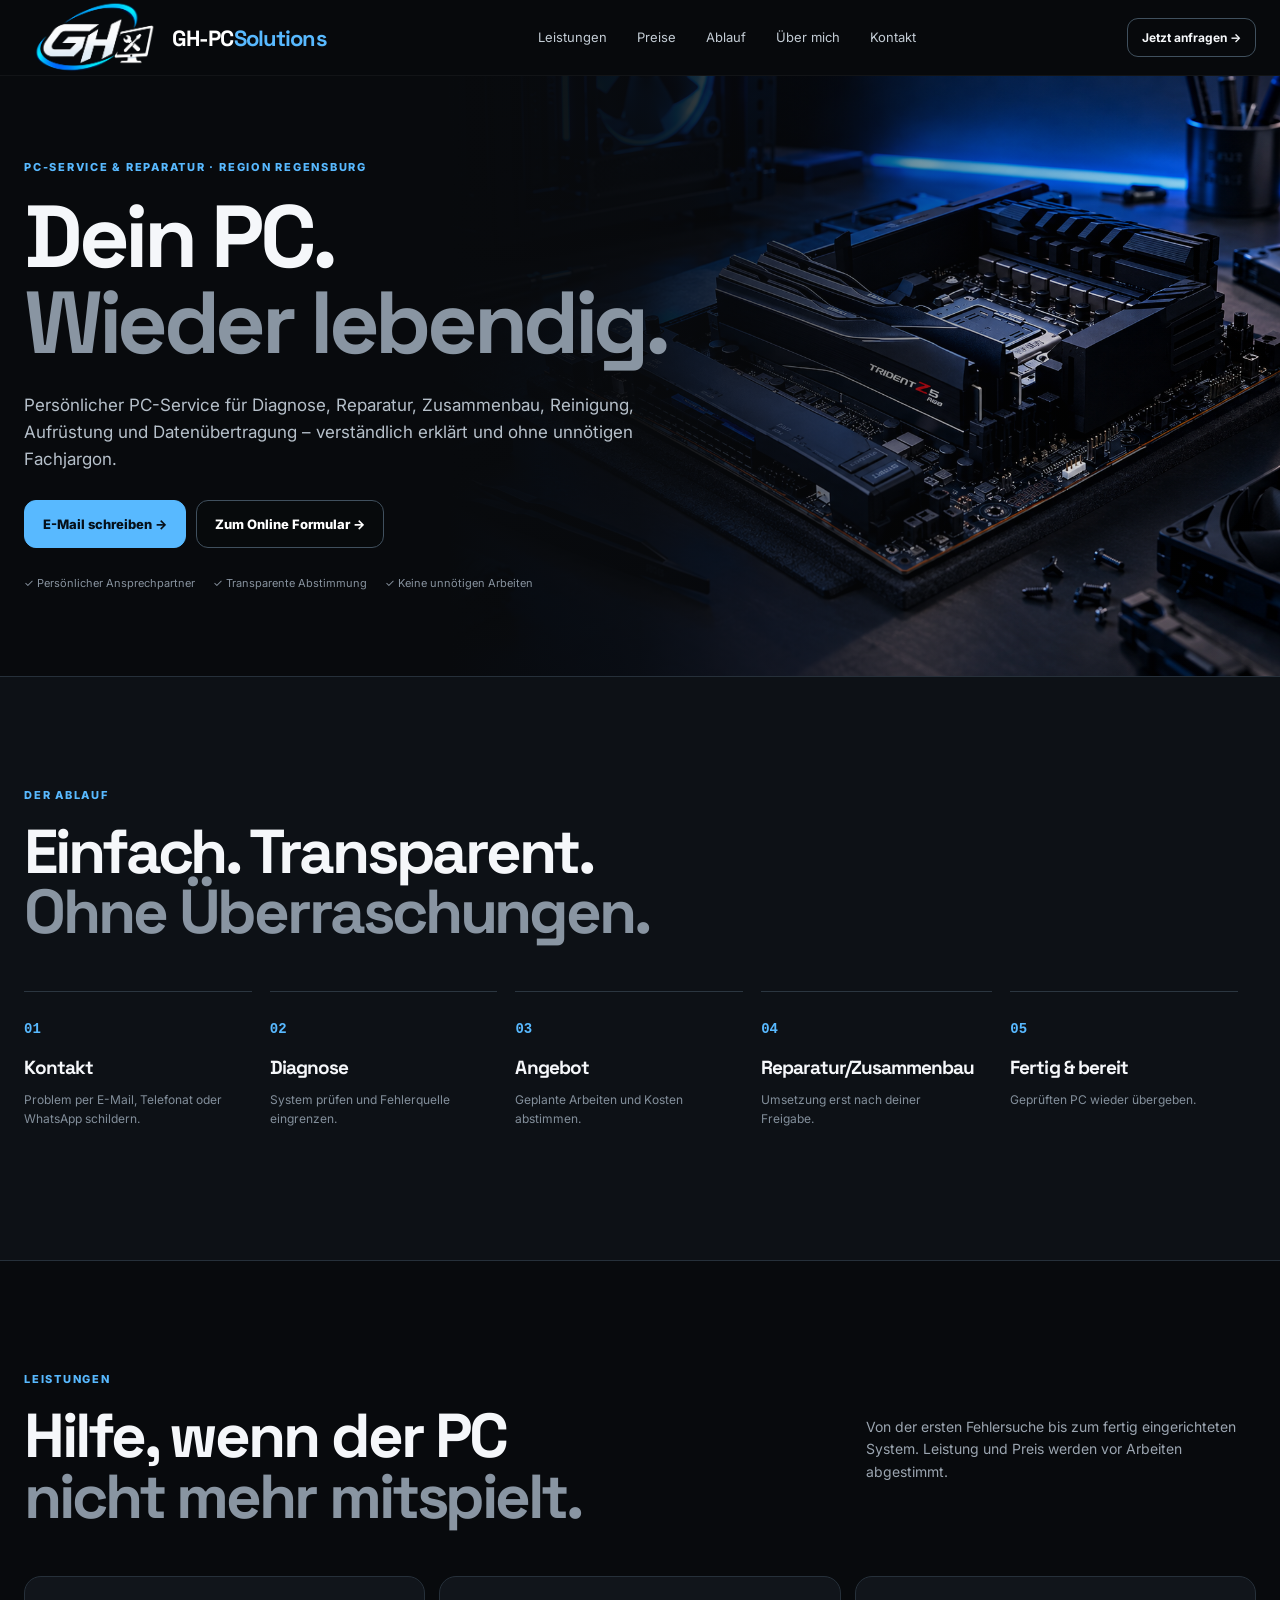
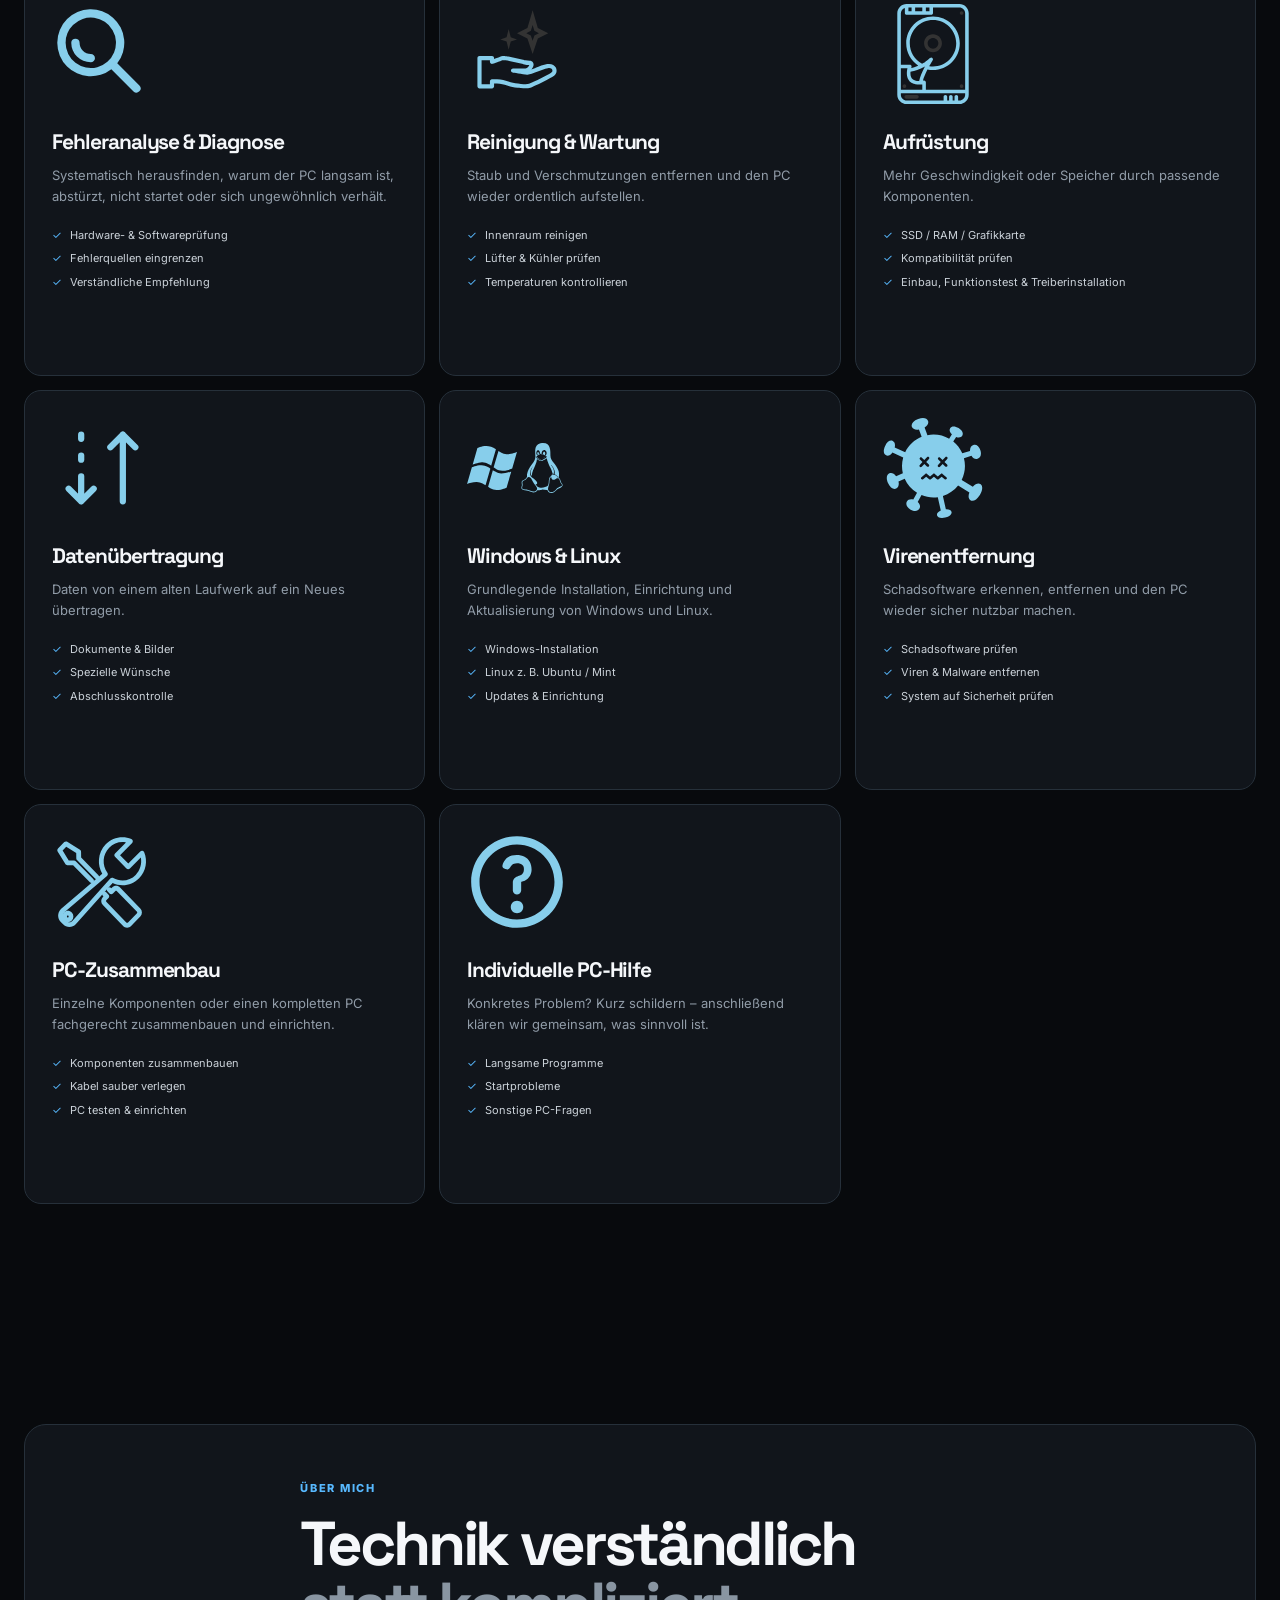
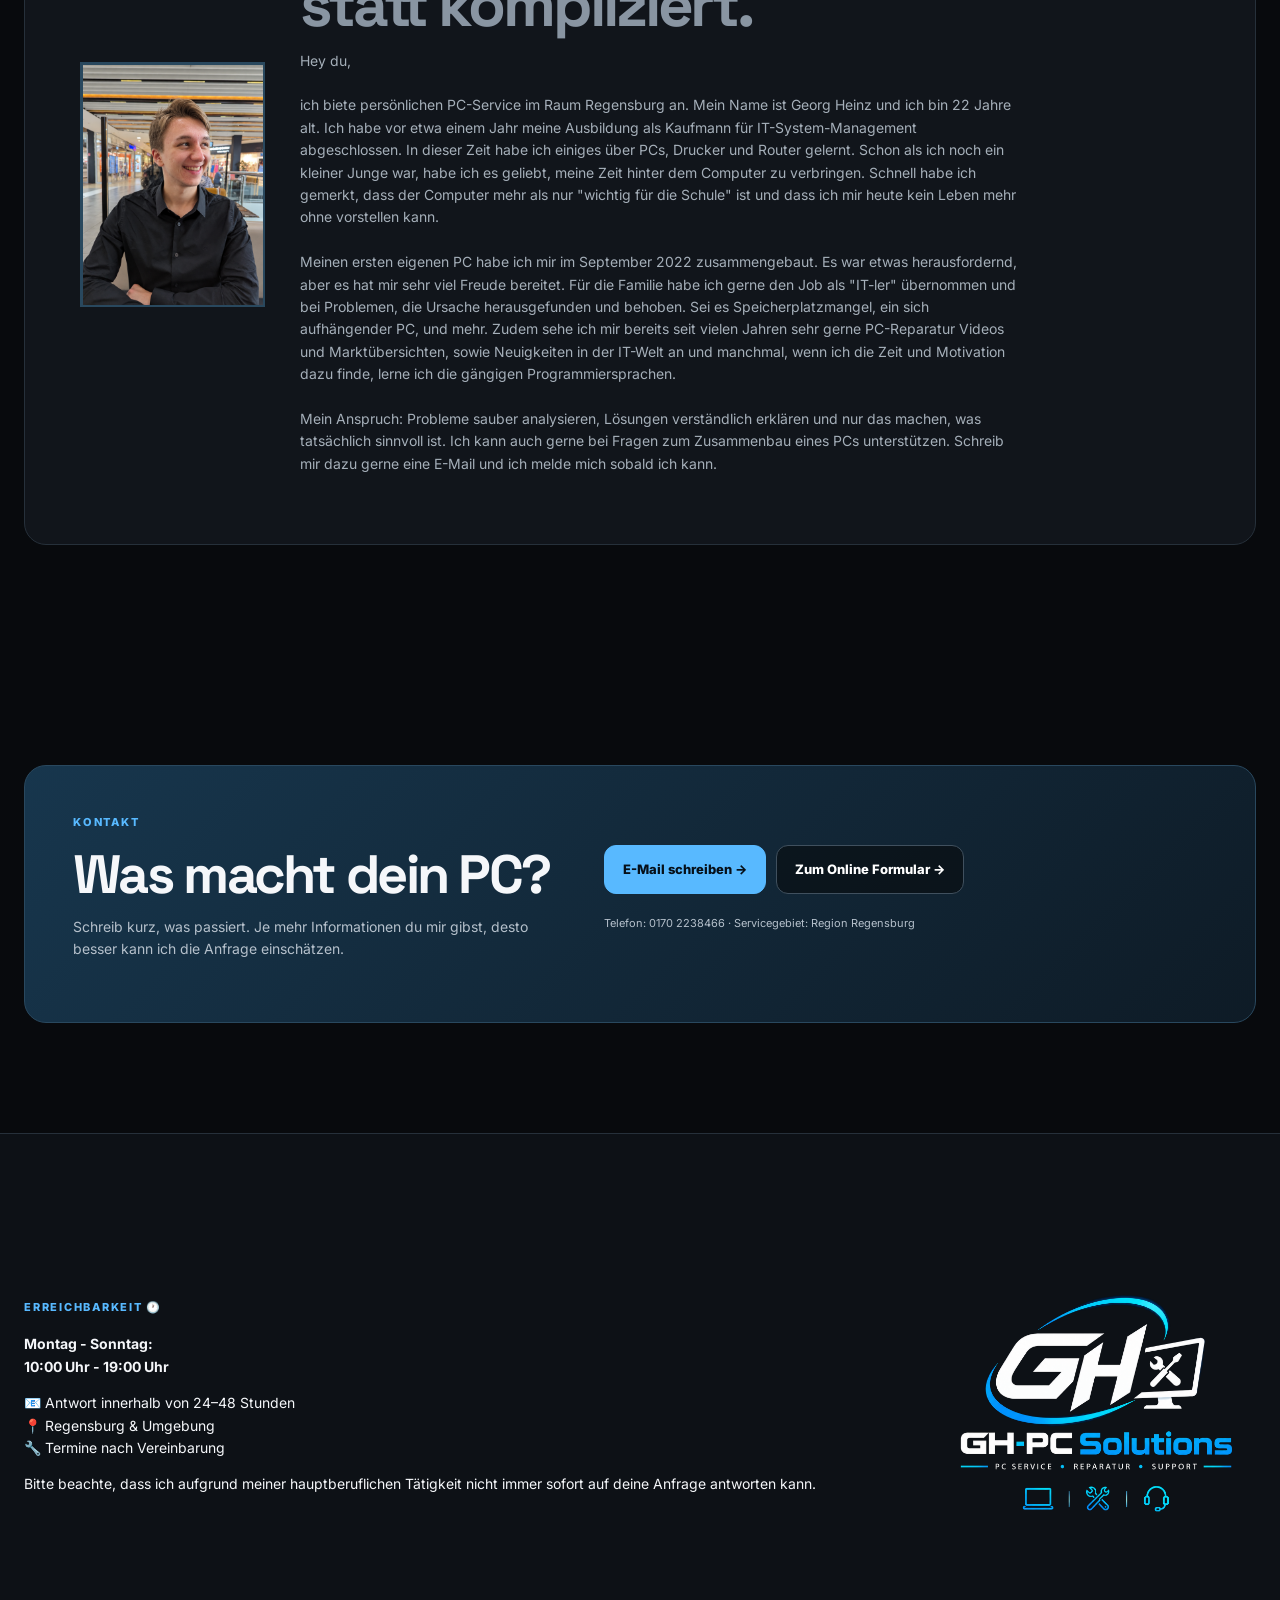
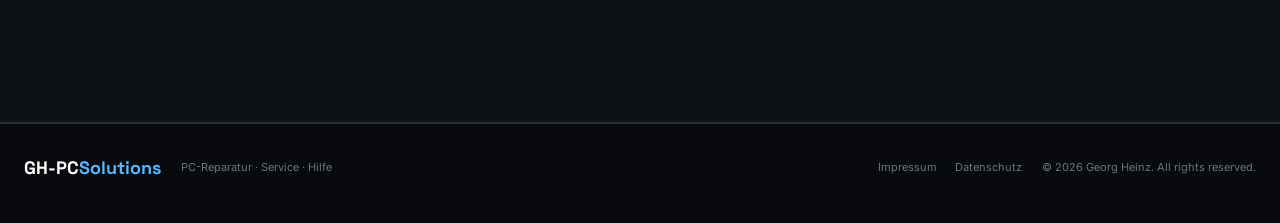
<file: index.html>
<!doctype html>
<html lang="de">
	
<head>
    <meta charset="utf-8">
    <meta name="viewport" content="width=device-width,initial-scale=1">
    <meta name="description" content="PC-Service, Reparatur und Support in der Region Regensburg.">
    <title>GH-PC Solutions | Reparatur & Support</title>
    <link rel="stylesheet" href="style.css">
</head>

<body>
            <!-- Navigation -->
<header class="nav">

    <a class="brand" href="/"
       aria-label="GH-PC Solutions – Startseite">

        <img src="./images/logo_small_transparent.png"
             alt="logo">

        <span class="brand-text">
            GH-PC<span>Solutions</span>
        </span>

    </a>

    <nav>
        <a href="#leistungen">Leistungen</a>
        <a href="/preise/">Preise</a>
        <a href="#ablauf">Ablauf</a>
        <a href="#ueber-mich">Über mich</a>
        <a href="#kontakt">Kontakt</a>
    </nav>

    <a class="nav-cta" href="/formular/">
        Jetzt anfragen →
    </a>

</header>

	<section id="home" class="solutions">
        <div class="solutions-content">
            <div class="eyebrow">PC-Service & Reparatur · Region Regensburg</div>

            <h1>
                Dein PC.<br>
                <em>Wieder lebendig.</em>
            </h1>

            <p class="lead">
                Persönlicher PC-Service für Diagnose, Reparatur, Zusammenbau, Reinigung, Aufrüstung und Datenübertragung
                – verständlich erklärt und ohne unnötigen Fachjargon.
            </p>

            <div class="solutions-actions">
                <a class="button primary" href="mailto:kontakt@gh-pc-solutions.de?subject=PC-Service%20Anfrage">
                    E-Mail schreiben →
                </a>

                <a class="button ghost" href="/formular/">
                    Zum Online Formular →
                </a>
            </div>

            <div class="trust">
                <span>✓ Persönlicher Ansprechpartner</span>
                <span>✓ Transparente Abstimmung</span>
                <span>✓ Keine unnötigen Arbeiten</span>
            </div>
        </div>
    </section>

    <section id="ablauf" class="section dark">
        <div class="section-head">
            <div>
                <div class="eyebrow">Der Ablauf</div>

                <h2>
                    Einfach. Transparent.<br>
                    <em>Ohne Überraschungen.</em>
                </h2>
            </div>
        </div>

        <div class="steps">
            <div class="step">
                <b>01</b>
                <h3>Kontakt</h3>
                <p>Problem per E-Mail, Telefonat oder WhatsApp schildern.</p>
            </div>

            <div class="step">
                <b>02</b>
                <h3>Diagnose</h3>
                <p>System prüfen und Fehlerquelle eingrenzen.</p>
            </div>

            <div class="step">
                <b>03</b>
                <h3>Angebot</h3>
                <p>Geplante Arbeiten und Kosten abstimmen.</p>
            </div>

            <div class="step">
                <b>04</b>
                <h3>Reparatur/Zusammenbau</h3>
                <p>Umsetzung erst nach deiner Freigabe.</p>
            </div>

            <div class="step">
                <b>05</b>
                <h3>Fertig & bereit</h3>
                <p>Geprüften PC wieder übergeben.</p>
            </div>
        </div>
    </section>

    
    
    <section id="leistungen" class="section">
        <div class="section-head">
            <div>
                <div class="eyebrow">Leistungen</div>

                <h2>
                    Hilfe, wenn der PC<br>
                    <em>nicht mehr mitspielt.</em>
                </h2>
            </div>

            <p>
                Von der ersten Fehlersuche bis zum fertig eingerichteten System. Leistung und Preis werden vor Arbeiten abgestimmt.
            </p>
        </div>

        <div class="grid">

            <article class="card">
                <div class="icon">
                    <svg fill="#87CEEB" width="100px" height="100px" viewBox="0 0 24 24" xmlns="http://www.w3.org/2000/svg">
                        <path d="M3.624,15a8.03,8.03,0,0,0,10.619.659l5.318,5.318a1,1,0,0,0,1.414-1.414l-5.318-5.318A8.04,8.04,0,0,0,3.624,3.624,8.042,8.042,0,0,0,3.624,15Zm1.414-9.96a6.043,6.043,0,1,1-1.77,4.274A6,6,0,0,1,5.038,5.038ZM4.622,9.311a1,1,0,0,1,2,0A2.692,2.692,0,0,0,9.311,12a1,1,0,0,1,0,2A4.7,4.7,0,0,1,4.622,9.311Z"/>
                    </svg>
                </div>

                <h3>Fehleranalyse & Diagnose</h3>
                
                <p>
                    Systematisch herausfinden, warum der PC langsam ist, abstürzt, nicht startet oder sich ungewöhnlich verhält.
                </p>
                    
                    <ul>
                        <li>Hardware- & Softwareprüfung</li>
                        <li>Fehlerquellen eingrenzen</li>
                        <li>Verständliche Empfehlung</li>
                    </ul>
                </article>

          <article class="card">
                <div class="icon">
                    <svg width="100px" height="100px" viewBox="0 0 48 48" fill="none" xmlns="http://www.w3.org/2000/svg">
                        <path fill-rule="evenodd" clip-rule="evenodd" d="M19 18L16 17L19 16L20 12L21 16L24 17L21 18L20 22L19 18Z" fill="#333333"/>
                        <path fill-rule="evenodd" clip-rule="evenodd" d="M30.6731 12.8995L28.4721 14L30.6354 15.0816L31.5 17.6754L32.3646 15.0816L34.5279 14L32.3269 12.8995L31.5 10.088L30.6731 12.8995ZM29 11.5L24 14L29 16.5L31.5 24L34 16.5L39 14L34 11.5L31.5 3L29 11.5Z" fill="#333333"/>
                        <path fill-rule="evenodd" clip-rule="evenodd" d="M5 26C5 25.4477 5.44772 25 6 25H12C12.5523 25 13 25.4477 13 26V26.3545C14.2215 25.919 15.4474 25.471 15.8672 25.2833C16.2807 25.0983 16.7613 25.0345 17.1661 25.0116C17.5909 24.9875 18.0325 25.0041 18.4204 25.0335C18.8114 25.0632 19.1665 25.1075 19.423 25.1441C19.5518 25.1625 19.6571 25.1791 19.7312 25.1914C19.7684 25.1975 19.7978 25.2025 19.8185 25.2062L19.843 25.2105L19.8502 25.2118L19.8536 25.2124C19.8538 25.2124 19.8539 25.2125 19.6739 26.1961L19.8536 25.2124C19.8654 25.2145 19.8773 25.2169 19.8889 25.2195L26.9051 26.764C26.9335 26.7702 26.9616 26.7777 26.9894 26.7864C26.9895 26.7865 26.9892 26.7864 26.9894 26.7864L26.9911 26.787L27.0019 26.7903L27.0514 26.8051C27.0964 26.8184 27.1646 26.838 27.2523 26.8618C27.4282 26.9097 27.6809 26.9741 27.9821 27.0386C28.5931 27.1694 29.3658 27.2922 30.0886 27.2922C30.7266 27.2922 31.3864 27.5235 31.7423 28.1629C32.051 28.7177 31.9798 29.3301 31.8629 29.7568C31.7055 30.331 31.3658 30.9365 30.9394 31.4315C31.5271 31.2188 32.1784 30.9568 32.8824 30.6734L32.9461 30.6478C34.6644 29.956 36.6919 29.1397 38.4793 28.8496C40.5019 28.5213 41.9684 29.2384 42.6367 30.5184C43.2363 31.6668 43.0936 33.1718 42.1992 34.0718C41.9758 34.2966 41.6333 34.5343 41.2851 34.7559C40.9143 34.9919 40.457 35.2589 39.9481 35.5421C38.929 36.1093 37.6668 36.7616 36.3992 37.3925C33.8873 38.6426 31.2586 39.856 30.4268 40.155C29.0102 40.6641 27.3598 40.5007 25.8283 40.3491C25.7835 40.3447 25.7387 40.3403 25.6941 40.3359C25.2382 40.2909 24.7814 40.2459 24.3138 40.2111C22.2837 40.0602 20.7282 39.5751 19.2855 39.125L19.2611 39.1174C17.7093 38.6334 16.2849 38.1926 14.3723 38.117C14.1169 38.1069 13.6042 38.1141 13 38.1301V39.5C13 40.0523 12.5523 40.5 12 40.5H6C5.44772 40.5 5 40.0523 5 39.5V26ZM22.0857 31.9328L21.9096 32.9171C21.3975 32.8255 21.0411 32.3564 21.0902 31.8385C21.1393 31.3205 21.5773 30.9267 22.0976 30.9328L27.7618 31.0001C27.7661 31.0001 27.7704 31.0002 27.7746 31.0003C27.7795 31.0001 27.7895 30.9996 27.8043 30.9983C27.8463 30.9946 27.9274 30.9843 28.0408 30.9554C28.2656 30.8982 28.629 30.7653 29.0761 30.4519C29.2351 30.3406 29.4243 30.1496 29.5951 29.9061C29.7475 29.6887 29.8566 29.4701 29.9153 29.2904C29.0518 29.2731 28.1979 29.1301 27.5633 28.9942C27.2204 28.9208 26.9319 28.8473 26.7274 28.7917C26.6251 28.7639 26.5433 28.7404 26.486 28.7235C26.4665 28.7178 26.4497 28.7128 26.436 28.7086L19.4788 27.1771L19.4747 27.1764C19.4596 27.1738 19.4363 27.1698 19.4055 27.1647C19.3439 27.1545 19.2531 27.1401 19.1404 27.124C18.9138 27.0917 18.6043 27.0532 18.269 27.0278C17.9306 27.0021 17.5843 26.9911 17.2793 27.0084C16.9545 27.0268 16.7635 27.0733 16.6837 27.109C16.0092 27.4107 13.7988 28.197 12.3314 28.7125C12.0255 28.8199 11.6864 28.7724 11.4218 28.5849C11.1572 28.3974 11 28.0932 11 27.769V27H7V38.5H11V37.1604C11 36.6215 11.427 36.1795 11.9656 36.161C12.9216 36.1281 13.9756 36.0998 14.4513 36.1186C16.6409 36.2051 18.2828 36.7173 19.8299 37.1998L19.8566 37.2082C21.3055 37.6601 22.6721 38.0836 24.4621 38.2166C24.9556 38.2533 25.4343 38.3005 25.8854 38.345L25.8904 38.3455C27.6025 38.5144 28.8046 38.6127 29.7504 38.2728C30.4533 38.0202 32.9771 36.8616 35.5081 35.602C36.7619 34.978 37.9939 34.3409 38.9754 33.7946C39.4669 33.521 39.8866 33.2752 40.2113 33.0686C40.5585 32.8477 40.7299 32.713 40.7805 32.662C40.9825 32.4589 41.1138 31.923 40.8638 31.4441C40.6825 31.0969 40.1757 30.6004 38.7998 30.8238C37.2555 31.0744 35.4236 31.8064 33.6293 32.5287L33.6081 32.5373C32.7192 32.8951 31.8374 33.2501 31.0578 33.5072C30.3026 33.7563 29.5025 33.9641 28.8236 33.9239C27.8331 33.8653 26.0833 33.6081 24.6275 33.3753C23.8895 33.2573 23.2106 33.1429 22.7164 33.0579C22.4691 33.0155 22.2679 32.9803 22.1283 32.9558L21.9669 32.9273L21.9107 32.9173C21.9107 32.9173 21.9096 32.9171 22.0857 31.9328Z" fill="#87CEEB"/>
                    </svg>
                </div>

                <h3>Reinigung & Wartung</h3>

                <p>
                    Staub und Verschmutzungen entfernen und den PC wieder ordentlich aufstellen.
                </p>

               <ul>
                   <li>Innenraum reinigen</li>
                   <li>Lüfter & Kühler prüfen</li>
                   <li>Temperaturen kontrollieren</li>
               </ul>
            </article>


            <article class="card">
                <div class="icon">
                    <svg width="100px" height="100px" viewBox="-10.67 0 74.666664 74.666664" id="svg2" version="1.1" xmlns="http://www.w3.org/2000/svg">
                        <defs id="defs6">
                            <clipPath clipPathUnits="userSpaceOnUse" id="clipPath364">
                                <path d="M 0,64 H 64 V 0 H 0 Z" id="path362"/>
                            </clipPath>
                        </defs>

                        <g id="g356" transform="matrix(1.3333333,0,0,-1.3333333,-15.999733,79.999998)">
                            <g id="g358">
                                <g clip-path="url(#clipPath364)" id="g360">
                                    <g id="g366" transform="translate(46.7598,6)">
                                        <path d="m 0,0 h -0.697 v 2 c 0,0.553 -0.448,1 -1,1 -0.553,0 -1,-0.447 -1,-1 V 0 H -3.76 v 2 c 0,0.553 -0.448,1 -1,1 -0.552,0 -1,-0.447 -1,-1 V 0 h -1.062 v 2 c 0,0.553 -0.448,1 -1,1 -0.553,0 -1,-0.447 -1,-1 V 0 H -29.52 c -1.786,0 -3.24,1.453 -3.24,3.24 V 4 h 13 23 V 3.24 C 3.24,1.453 1.787,0 0,0 m -22.512,10.856 c -0.441,-10e-4 -0.852,0.026 -1.236,0.077 -0.007,10e-4 -0.016,0.002 -0.023,0.003 -0.373,0.05 -0.715,0.127 -1.031,0.228 -0.022,0.007 -0.043,0.014 -0.065,0.022 -0.303,0.1 -0.579,0.225 -0.827,0.374 -0.024,0.014 -0.046,0.031 -0.07,0.046 -0.243,0.155 -0.464,0.329 -0.649,0.532 -0.132,0.144 -0.245,0.301 -0.346,0.464 -0.034,0.054 -0.061,0.112 -0.092,0.168 -0.062,0.113 -0.12,0.228 -0.17,0.347 -0.028,0.068 -0.053,0.137 -0.078,0.206 -0.041,0.115 -0.077,0.232 -0.109,0.35 -0.019,0.072 -0.038,0.143 -0.053,0.217 -0.027,0.125 -0.049,0.251 -0.067,0.378 -0.009,0.067 -0.022,0.133 -0.029,0.202 -0.018,0.157 -0.028,0.316 -0.034,0.474 -0.002,0.036 -0.005,0.073 -0.006,0.109 -0.005,0.194 -0.002,0.388 0.006,0.579 0.003,0.058 0.009,0.115 0.012,0.173 0.006,0.101 0.015,0.201 0.025,0.3 1.284,0.204 3.923,0.787 6.974,2.402 0.418,0.222 0.83,0.456 1.236,0.702 -0.046,-0.085 -0.092,-0.172 -0.138,-0.258 l -0.002,-0.003 c -1.714,-3.234 -2.797,-5.95 -3.228,-8.092 m 5.778,8.579 c 0.019,0.035 0.039,0.07 0.059,0.104 0.11,0.193 0.216,0.379 0.319,0.557 0.013,0.023 0.027,0.047 0.041,0.07 0.227,0.391 0.435,0.741 0.62,1.047 0.032,0.053 0.062,0.102 0.092,0.152 0.054,0.089 0.106,0.174 0.155,0.253 0.034,0.056 0.068,0.111 0.1,0.163 0.035,0.056 0.067,0.109 0.098,0.158 0.089,0.145 0.167,0.27 0.223,0.358 l 0.102,0.164 c 0.01,0.018 0.011,0.038 0.021,0.056 0.046,0.082 0.077,0.165 0.097,0.254 0.004,0.019 0.008,0.037 0.011,0.055 0.017,0.104 0.019,0.205 0.002,0.31 -10e-4,0.01 -0.004,0.018 -0.006,0.028 -0.019,0.106 -0.054,0.204 -0.107,0.301 -0.007,0.012 -0.016,0.022 -0.023,0.034 -0.039,0.064 -0.069,0.133 -0.124,0.189 -0.025,0.026 -0.058,0.036 -0.084,0.057 -0.003,0.003 -0.005,0.007 -0.008,0.009 -0.008,0.008 -0.02,0.01 -0.029,0.017 -0.088,0.065 -0.178,0.121 -0.278,0.153 -0.021,0.008 -0.042,0.008 -0.063,0.013 -0.092,0.024 -0.184,0.044 -0.279,0.042 -0.061,-10e-4 -0.12,-0.021 -0.181,-0.034 -0.056,-0.011 -0.114,-0.012 -0.169,-0.034 -0.112,-0.044 -0.218,-0.108 -0.311,-0.194 -0.353,-0.324 -0.716,-0.636 -1.087,-0.937 -0.131,-0.106 -0.268,-0.205 -0.401,-0.308 -0.244,-0.191 -0.489,-0.381 -0.74,-0.561 -0.157,-0.112 -0.319,-0.218 -0.479,-0.326 -0.235,-0.16 -0.471,-0.32 -0.712,-0.471 -0.169,-0.107 -0.343,-0.208 -0.516,-0.309 -0.161,-0.096 -0.323,-0.188 -0.486,-0.28 -4.259,2.274 -6.883,6.623 -6.883,11.475 0,7.168 5.832,13 13,13 7.169,0 13,-5.832 13,-13 0,-7.168 -5.831,-13 -13,-13 -0.709,0 -1.418,0.059 -2.119,0.175 0.048,0.086 0.097,0.176 0.145,0.26 M -32.76,18 h 3.686 c -10e-4,-0.002 -10e-4,-0.005 -10e-4,-0.007 -0.057,-0.252 -0.113,-0.531 -0.162,-0.832 -0.309,-1.894 -0.326,-4.538 1.346,-6.372 0.157,-0.172 0.327,-0.33 0.506,-0.479 0.061,-0.051 0.128,-0.095 0.192,-0.144 0.122,-0.093 0.246,-0.185 0.377,-0.268 0.083,-0.051 0.171,-0.098 0.258,-0.147 0.121,-0.067 0.245,-0.134 0.373,-0.194 0.101,-0.047 0.205,-0.089 0.309,-0.131 0.125,-0.051 0.253,-0.098 0.384,-0.142 0.116,-0.038 0.233,-0.075 0.353,-0.108 0.13,-0.035 0.265,-0.068 0.402,-0.097 0.129,-0.028 0.258,-0.057 0.392,-0.079 0.138,-0.023 0.283,-0.041 0.427,-0.059 0.14,-0.016 0.278,-0.036 0.424,-0.047 0.161,-0.013 0.33,-0.017 0.498,-0.023 0.136,-0.005 0.267,-0.014 0.406,-0.015 h 0.011 c 0.121,0 0.251,0.011 0.375,0.014 0.175,0.005 0.347,0.006 0.527,0.019 0.006,-10e-4 0.011,-0.004 0.017,-0.004 0.009,0 0.016,0.005 0.024,0.005 0.01,10e-4 0.018,0 0.028,10e-4 0.27,0.014 0.552,0.038 0.848,0.071 V 6 h -12 z m 2.24,33.826 V 49 c 0,-0.553 0.448,-1 1,-1 h 13.76 c 0.552,0 1,0.447 1,1 v 3 H 0 c 1.787,0 3.24,-1.453 3.24,-3.24 V 6 h -22 v 4.12 c 0,0.027 -0.015,0.052 -0.017,0.079 -0.003,0.032 0.008,0.063 0.002,0.095 -0.009,0.05 -0.037,0.089 -0.054,0.136 -0.019,0.057 -0.035,0.112 -0.065,0.166 -0.041,0.074 -0.093,0.135 -0.151,0.197 -0.027,0.029 -0.041,0.067 -0.072,0.094 -0.011,0.009 -0.027,0.01 -0.038,0.019 -0.075,0.059 -0.161,0.096 -0.25,0.131 -0.039,0.015 -0.073,0.04 -0.113,0.05 -0.133,0.033 -0.273,0.044 -0.416,0.017 -0.17,-0.03 -0.321,-0.048 -0.481,-0.072 0.425,1.703 1.289,3.843 2.548,6.298 1.024,-0.217 2.065,-0.33 3.107,-0.33 8.271,0 15,6.729 15,15 0,8.271 -6.729,15 -15,15 -8.271,0 -15,-6.729 -15,-15 0,-5.131 2.546,-9.771 6.753,-12.529 -1.604,-0.684 -2.993,-1.057 -3.95,-1.255 0.079,0.275 0.137,0.442 0.138,0.446 0.041,0.114 0.053,0.234 0.052,0.353 -0.001,0.022 0,0.044 -0.002,0.066 -0.008,0.111 -0.036,0.22 -0.081,0.322 -0.008,0.02 -0.02,0.036 -0.029,0.055 -0.021,0.039 -0.038,0.08 -0.063,0.117 -0.036,0.05 -0.079,0.093 -0.122,0.135 -0.01,0.01 -0.017,0.021 -0.028,0.03 -0.088,0.08 -0.19,0.138 -0.299,0.182 -0.012,0.005 -0.019,0.015 -0.031,0.018 -0.01,0.004 -0.02,10e-4 -0.03,0.004 C -27.551,19.978 -27.653,20 -27.76,20 h -5 v 28.76 c 0,1.435 0.945,2.641 2.24,3.066 M -26.76,50 h -1.76 v 2 h 1.76 z m 8,2 h 2 v -2 h -2 z m -6,0 h 4 v -2 h -4 z M 0,54 h -15.76 -13.76 c -2.889,0 -5.24,-2.351 -5.24,-5.24 V 19 5 3.24 c 0,-2.889 2.351,-5.24 5.24,-5.24 H 0 c 2.89,0 5.24,2.351 5.24,5.24 V 48.76 C 5.24,51.649 2.89,54 0,54" id="path368" style="fill:#87CEEB;fill-opacity:1;fill-rule:nonzero;stroke:none"/>
                                    </g>

                                    <g id="g370" transform="translate(23,9)">
                                        <path d="m 0,0 h -6 c -0.552,0 -1,-0.447 -1,-1 0,-0.553 0.448,-1 1,-1 h 6 c 0.552,0 1,0.447 1,1 0,0.553 -0.448,1 -1,1" id="path372" style="fill:#333333;fill-opacity:1;fill-rule:nonzero;stroke:none"/>
                                    </g>

                                    <g id="g374" transform="translate(16,15)">
                                        <path d="m 0,0 c -0.552,0 -1,-0.447 -1,-1 0,-0.553 0.448,-1 1,-1 0.552,0 1,0.447 1,1 0,0.553 -0.448,1 -1,1" id="path376" style="fill:#333333;fill-opacity:1;fill-rule:nonzero;stroke:none"/>
                                    </g>

                                    <g id="g378" transform="translate(48,15)">
                                        <path d="m 0,0 c -0.552,0 -1,-0.447 -1,-1 0,-0.553 0.448,-1 1,-1 0.552,0 1,0.447 1,1 0,0.553 -0.448,1 -1,1" id="path380" style="fill:#333333;fill-opacity:1;fill-rule:nonzero;stroke:none"/>
                                    </g>

                                    <g id="g382" transform="translate(48,54)">
                                        <path d="M 0,0 C 0.552,0 1,0.447 1,1 1,1.553 0.552,2 0,2 -0.552,2 -1,1.553 -1,1 -1,0.447 -0.552,0 0,0" id="path384" style="fill:#333333;fill-opacity:1;fill-rule:nonzero;stroke:none"/>
                                    </g>

                                    <g id="g386" transform="translate(29,38)">
                                        <path d="M 0,0 C 0,1.654 1.346,3 3,3 4.654,3 6,1.654 6,0 6,-1.654 4.654,-3 3,-3 1.346,-3 0,-1.654 0,-0 M 8,0 C 8,2.757 5.757,5 3,5 0.243,5 -2,2.757 -2,0 c 0,-2.757 2.243,-5 5,-5 2.757,0 5,2.243 5,5" id="path388" style="fill:#333333;fill-opacity:1;fill-rule:nonzero;stroke:none"/>
                                    </g>

                                </g>
                            </g>
                        </g>
                    </svg>
                </div>
                
                <h3>Aufrüstung</h3>
                <p>
                    Mehr Geschwindigkeit oder Speicher durch passende Komponenten.
                </p>
                
                <ul>
                    <li>SSD / RAM / Grafikkarte</li>
                    <li>Kompatibilität prüfen</li>
                    <li>Einbau, Funktionstest & Treiberinstallation</li>
                </ul>
            </article>
            
            <article class="card">
                <div class="icon">
                    <svg width="100px" height="100px" viewBox="0 0 24 24" fill="none" xmlns="http://www.w3.org/2000/svg">
                        <path d="M7 4L7 5" stroke="#87CEEB" stroke-width="1.5" stroke-linecap="round" stroke-linejoin="round"/>
                        <path d="M7 9L7 10" stroke="#87CEEB" stroke-width="1.5" stroke-linecap="round" stroke-linejoin="round"/>
                        <path d="M17 20V4M17 4L20 7M17 4L14 7" stroke="#87CEEB" stroke-width="1.5" stroke-linecap="round" stroke-linejoin="round"/>
                        <path d="M7 14V20M7 20L10 17M7 20L4 17" stroke="#87CEEB" stroke-width="1.5" stroke-linecap="round" stroke-linejoin="round"/>
                    </svg>
                </div>
                
                <h3>Datenübertragung</h3>
                
                <p>
                    Daten von einem alten Laufwerk auf ein Neues übertragen.
                </p>
                
                <ul>
                    <li>Dokumente & Bilder</li>
                    <li>Spezielle Wünsche</li>
                    <li>Abschlusskontrolle</li>
                </ul>
            </article>

            <article class="card">
                <div class="icon"> 
                    <!--Windows Icon-->
                    <svg fill="#87CEEB" width="100px" height="100px" viewBox="0 0 512 512" xml:space="preserve">
                        <g id="7935ec95c421cee6d86eb22ecd13295e">
                            <path style="display: inline;" d="M106.669,52.438c0,0,102.123-55.525,189.491,11.392l-48.896,167.995
		                        c0,0-54.756-37.67-95.361-33.602c-40.605,4.079-94.13,23.508-94.13,23.508L106.669,52.438z M0.5,420.566
		                        c22.54-11.653,56.372-17.559,95.35-20.823c39.011-3.255,93.91,32.468,93.91,32.468l49.401-169.776
		                        c-7.817-5.618-44.168-30.094-89.666-33.348c-45.52-3.255-100.354,22.243-100.354,22.243L0.5,420.566z M216.104,447.165
		                        c8.928,3.519,38.22,31.38,86.972,33.854c48.763,2.419,102.541-22.749,102.541-22.749s47.894-167.6,48.861-168.249
		                        c0.33-0.176-0.604,0.484-0.968,0.649c-45.596,17.845-68.872,20.506-102.496,21.309c-34.141,0.824-86.269-33.095-86.269-33.095
		                        L216.104,447.165z M322.01,81.575l-48.995,167.017c0,0,39.803,39,95.867,35.768c56.098-3.267,86.532-20.945,93.976-23.442
		                        L511.5,92.416c0,0-64.606,26.982-106.851,22.09C362.384,109.613,336.094,91.657,322.01,81.575z">
                            </path>
                        </g>
                    </svg>
                    
                    <!--Linux Icon-->
                    <svg fill="#87CEEB" width="100px" height="100px" viewBox="0 0 24 24" role="img">
                        <path d="M12.504 0c-.155 0-.315.008-.48.021-4.226.333-3.105 4.807-3.17 6.298-.076 1.092-.3 1.953-1.05 3.02-.885 1.051-2.127 2.75-2.716 4.521-.278.832-.41 1.684-.287 2.489a.424.424 0 0 0-.11.135c-.26.268-.45.6-.663.839-.199.199-.485.267-.797.4-.313.136-.658.269-.864.68-.09.189-.136.394-.132.602 0 .199.027.4.055.536.058.399.116.728.04.97-.249.68-.28 1.145-.106 1.484.174.334.535.47.94.601.81.2 1.91.135 2.774.6.926.466 1.866.67 2.616.47.526-.116.97-.464 1.208-.946.587-.003 1.23-.269 2.26-.334.699-.058 1.574.267 2.577.2.025.134.063.198.114.333l.003.003c.391.778 1.113 1.132 1.884 1.071.771-.06 1.592-.536 2.257-1.306.631-.765 1.683-1.084 2.378-1.503.348-.199.629-.469.649-.853.023-.4-.2-.811-.714-1.376v-.097l-.003-.003c-.17-.2-.25-.535-.338-.926-.085-.401-.182-.786-.492-1.046h-.003c-.059-.054-.123-.067-.188-.135a.357.357 0 0 0-.19-.064c.431-1.278.264-2.55-.173-3.694-.533-1.41-1.465-2.638-2.175-3.483-.796-1.005-1.576-1.957-1.56-3.368.026-2.152.236-6.133-3.544-6.139zm.529 3.405h.013c.213 0 .396.062.584.198.19.135.33.332.438.533.105.259.158.459.166.724 0-.02.006-.04.006-.06v.105a.086.086 0 0 1-.004-.021l-.004-.024a1.807 1.807 0 0 1-.15.706.953.953 0 0 1-.213.335.71.71 0 0 0-.088-.042c-.104-.045-.198-.064-.284-.133a1.312 1.312 0 0 0-.22-.066c.05-.06.146-.133.183-.198.053-.128.082-.264.088-.402v-.02a1.21 1.21 0 0 0-.061-.4c-.045-.134-.101-.2-.183-.333-.084-.066-.167-.132-.267-.132h-.016c-.093 0-.176.03-.262.132a.8.8 0 0 0-.205.334 1.18 1.18 0 0 0-.09.4v.019c.002.089.008.179.02.267-.193-.067-.438-.135-.607-.202a1.635 1.635 0 0 1-.018-.2v-.02a1.772 1.772 0 0 1 .15-.768 1.08 1.08 0 0 1 .43-.533.985.985 0 0 1 .594-.2zm-2.962.059h.036c.142 0 .27.048.399.135.146.129.264.288.344.465.09.199.14.4.153.667v.004c.007.134.006.2-.002.266v.08c-.03.007-.056.018-.083.024-.152.055-.274.135-.393.2.012-.09.013-.18.003-.267v-.015c-.012-.133-.04-.2-.082-.333a.613.613 0 0 0-.166-.267.248.248 0 0 0-.183-.064h-.021c-.071.006-.13.04-.186.132a.552.552 0 0 0-.12.27.944.944 0 0 0-.023.33v.015c.012.135.037.2.08.334.046.134.098.2.166.268.01.009.02.018.034.024-.07.057-.117.07-.176.136a.304.304 0 0 1-.131.068 2.62 2.62 0 0 1-.275-.402 1.772 1.772 0 0 1-.155-.667 1.759 1.759 0 0 1 .08-.668 1.43 1.43 0 0 1 .283-.535c.128-.133.26-.2.418-.2zm1.37 1.706c.332 0 .733.065 1.216.399.293.2.523.269 1.052.468h.003c.255.136.405.266.478.399v-.131a.571.571 0 0 1 .016.47c-.123.31-.516.643-1.063.842v.002c-.268.135-.501.333-.775.465-.276.135-.588.292-1.012.267a1.139 1.139 0 0 1-.448-.067 3.566 3.566 0 0 1-.322-.198c-.195-.135-.363-.332-.612-.465v-.005h-.005c-.4-.246-.616-.512-.686-.71-.07-.268-.005-.47.193-.6.224-.135.38-.271.483-.336.104-.074.143-.102.176-.131h.002v-.003c.169-.202.436-.47.839-.601.139-.036.294-.065.466-.065zm2.8 2.142c.358 1.417 1.196 3.475 1.735 4.473.286.534.855 1.659 1.102 3.024.156-.005.33.018.513.064.646-1.671-.546-3.467-1.089-3.966-.22-.2-.232-.335-.123-.335.59.534 1.365 1.572 1.646 2.757.13.535.16 1.104.021 1.67.067.028.135.06.205.067 1.032.534 1.413.938 1.23 1.537v-.043c-.06-.003-.12 0-.18 0h-.016c.151-.467-.182-.825-1.065-1.224-.915-.4-1.646-.336-1.77.465-.008.043-.013.066-.018.135-.068.023-.139.053-.209.064-.43.268-.662.669-.793 1.187-.13.533-.17 1.156-.205 1.869v.003c-.02.334-.17.838-.319 1.35-1.5 1.072-3.58 1.538-5.348.334a2.645 2.645 0 0 0-.402-.533 1.45 1.45 0 0 0-.275-.333c.182 0 .338-.03.465-.067a.615.615 0 0 0 .314-.334c.108-.267 0-.697-.345-1.163-.345-.467-.931-.995-1.788-1.521-.63-.4-.986-.87-1.15-1.396-.165-.534-.143-1.085-.015-1.645.245-1.07.873-2.11 1.274-2.763.107-.065.037.135-.408.974-.396.751-1.14 2.497-.122 3.854a8.123 8.123 0 0 1 .647-2.876c.564-1.278 1.743-3.504 1.836-5.268.048.036.217.135.289.202.218.133.38.333.59.465.21.201.477.335.876.335.039.003.075.006.11.006.412 0 .73-.134.997-.268.29-.134.52-.334.74-.4h.005c.467-.135.835-.402 1.044-.7zm2.185 8.958c.037.6.343 1.245.882 1.377.588.134 1.434-.333 1.791-.765l.211-.01c.315-.007.577.01.847.268l.003.003c.208.199.305.53.391.876.085.4.154.78.409 1.066.486.527.645.906.636 1.14l.003-.007v.018l-.003-.012c-.015.262-.185.396-.498.595-.63.401-1.746.712-2.457 1.57-.618.737-1.37 1.14-2.036 1.191-.664.053-1.237-.2-1.574-.898l-.005-.003c-.21-.4-.12-1.025.056-1.69.176-.668.428-1.344.463-1.897.037-.714.076-1.335.195-1.814.12-.465.308-.797.641-.984l.045-.022zm-10.814.049h.01c.053 0 .105.005.157.014.376.055.706.333 1.023.752l.91 1.664.003.003c.243.533.754 1.064 1.189 1.637.434.598.77 1.131.729 1.57v.006c-.057.744-.48 1.148-1.125 1.294-.645.135-1.52.002-2.395-.464-.968-.536-2.118-.469-2.857-.602-.369-.066-.61-.2-.723-.4-.11-.2-.113-.602.123-1.23v-.004l.002-.003c.117-.334.03-.752-.027-1.118-.055-.401-.083-.71.043-.94.16-.334.396-.4.69-.533.294-.135.64-.202.915-.47h.002v-.002c.256-.268.445-.601.668-.838.19-.201.38-.336.663-.336zm7.159-9.074c-.435.201-.945.535-1.488.535-.542 0-.97-.267-1.28-.466-.154-.134-.28-.268-.373-.335-.164-.134-.144-.333-.074-.333.109.016.129.134.199.2.096.066.215.2.36.333.292.2.68.467 1.167.467.485 0 1.053-.267 1.398-.466.195-.135.445-.334.648-.467.156-.136.149-.267.279-.267.128.016.034.134-.147.332a8.097 8.097 0 0 1-.69.468zm-1.082-1.583V5.64c-.006-.02.013-.042.029-.05.074-.043.18-.027.26.004.063 0 .16.067.15.135-.006.049-.085.066-.135.066-.055 0-.092-.043-.141-.068-.052-.018-.146-.008-.163-.065zm-.551 0c-.02.058-.113.049-.166.066-.047.025-.086.068-.14.068-.05 0-.13-.02-.136-.068-.01-.066.088-.133.15-.133.08-.031.184-.047.259-.005.019.009.036.03.03.05v.02h.003z"/>
                    </svg>
                </div>

                <h3>Windows & Linux</h3>
                
                <p>
                    Grundlegende Installation, Einrichtung und Aktualisierung von Windows und Linux.
                </p>
                    
                    <ul>
                        <li>Windows-Installation</li>
                        <li>Linux z. B. Ubuntu / Mint</li>
                        <li>Updates & Einrichtung</li>
                    </ul>
            </article>


            <article class="card">
                <div class="icon">

                    <svg height="100px" width="100px" version="1.1" id="_x32_" xmlns="http://www.w3.org/2000/svg" xmlns:xlink="http://www.w3.org/1999/xlink" 
	                    viewBox="0 0 512 512"  xml:space="preserve" style="display: block; margin-bottom: 0;">
                    <style type="text/css"> .st0{fill:#87CEEB;}</style>
                        <g>
	                    <path class="st0" d="M498.445,338.256c-10.168-6.254-24.718-1.671-38.532,14.209l-57.205-35.16
		c10.701-21.567,16.882-45.779,16.882-71.498c0-13.971-1.966-27.436-5.29-40.351l38.825-11.555
		c7.817,13.438,19.601,18.664,30.77,15.33c14.145-4.206,21.833-20.317,15.101-42.959c-6.734-22.641-21.989-31.928-36.126-27.73
		c-11.426,3.398-18.49,14.65-17.295,30.752l-39.615,11.785c-10.417-23.726-26.372-44.466-46.252-60.549l14.848-23.836
		c14.347,5.208,25.865,2.369,31.202-6.2c6.76-10.83,1.139-26.563-18.683-38.927c-19.812-12.336-36.409-10.462-43.179,0.377
		c-5.452,8.743-2.682,20.685,8.974,31.459l-14.2,22.77c-23.652-13.622-50.992-21.53-80.233-21.53
		c-10.627,0-20.988,1.093-31.036,3.05l-14.44-39.689c15.725-9.616,21.782-22.246,17.796-33.195
		C225.719,0.94,206.723-4.892,180.16,4.789c-26.568,9.662-37.388,26.324-32.337,40.194c4.074,11.198,17.342,16.974,36.245,13.769
		l13.751,37.796c-36.902,15-66.864,43.281-84.206,78.91l-53.614-24.8c3.927-16.543-0.408-28.722-10.15-33.205
		c-12.345-5.713-28.488,2.93-39.422,26.573c-10.935,23.634-7.064,41.535,5.281,47.258c9.962,4.611,22.357-0.312,32.543-14.76
		l55.203,25.525c-3.931,13.934-6.177,28.567-6.177,43.759c0,12.611,1.59,24.8,4.322,36.566l-34.666,15.385
		c-10.498-14.577-23.468-19.482-34.186-14.733c-13.571,6.025-18.325,25.021-7.16,50.16c11.156,25.131,28.419,34.362,41.995,28.327
		c10.958-4.859,16.001-18.268,11.72-36.455l31.794-14.108c13.296,30.035,35.497,55.11,63.245,72.158l-19.225,34.371
		c-14.967-4.179-27.059,0.294-32.745,10.462c-7.206,12.869-1.475,29.788,19.146,41.306c20.616,11.556,38.013,7.569,45.228-5.308
		c5.81-10.398,3.027-23.385-9.052-34.095l19.56-34.968c18.872,7.744,39.506,12.098,61.182,12.098c7.514,0,14.848-0.699,22.095-1.69
		l15.308,67.906c-14.632,6.264-21.388,15.716-19.367,24.68c2.567,11.362,18.034,17.553,41.921,12.162
		c23.882-5.392,35.216-17.608,32.649-28.97c-2.062-9.167-12.662-14.862-29.209-13.925l-15.219-67.511
		c31.132-9.736,58.132-28.731,77.954-53.678l57.784,35.51c-7.274,18.848-4.666,33.388,5.281,39.486
		c12.593,7.743,31.937-0.836,48.232-27.326C512.139,367.125,511.056,345.981,498.445,338.256z M188.574,249.996
		c-2.792-2.6-2.958-6.962-0.363-9.764l13.828-14.907l-12.648-12.464c-2.714-2.673-2.746-7.046-0.074-9.764
		c2.677-2.71,7.05-2.737,9.763-0.073l12.35,12.179l13.708-14.779c2.595-2.793,6.963-2.967,9.756-0.368
		c2.792,2.6,2.957,6.963,0.362,9.755l-13.994,15.083l13.291,13.097c2.71,2.682,2.746,7.054,0.069,9.764
		c-2.677,2.719-7.045,2.746-9.763,0.073l-12.988-12.804l-13.543,14.596C195.733,252.42,191.365,252.577,188.574,249.996z
		 M325.441,312.565c-2.456,2.921-6.806,3.298-9.722,0.846l-15.367-12.924l-15.394,12.924c-2.567,2.158-6.31,2.158-8.877,0
		l-15.395-12.933l-15.399,12.933c-2.567,2.158-6.301,2.158-8.872,0l-15.44-12.933l-15.431,12.942
		c-2.926,2.443-7.28,2.066-9.727-0.855c-2.448-2.93-2.067-7.284,0.854-9.726l19.872-16.662c2.571-2.159,6.296-2.149,8.868,0
		l15.436,12.942l15.404-12.933c2.567-2.158,6.306-2.158,8.872,0l15.394,12.924l15.395-12.924c2.567-2.158,6.314-2.158,8.882,0
		l19.808,16.661C327.517,305.3,327.898,309.654,325.441,312.565z M328.133,237.99c2.714,2.682,2.742,7.054,0.07,9.764
		c-2.678,2.719-7.046,2.746-9.759,0.073l-12.998-12.804l-13.538,14.596c-2.59,2.801-6.958,2.957-9.755,0.376
		c-2.792-2.6-2.958-6.962-0.363-9.764l13.824-14.907l-12.648-12.464c-2.714-2.673-2.746-7.046-0.069-9.764
		c2.673-2.71,7.045-2.737,9.759-0.073l12.354,12.179l13.71-14.779c2.594-2.793,6.962-2.967,9.75-0.368
		c2.797,2.6,2.962,6.963,0.372,9.755l-13.998,15.083L328.133,237.99z"/>
                        </g>
                    </svg>
                </div>

                <h3>Virenentfernung</h3>

                <p>
                    Schadsoftware erkennen, entfernen und den PC wieder sicher nutzbar machen.
                </p>

                <ul>
                    <li>Schadsoftware prüfen</li>
                    <li>Viren & Malware entfernen</li>
                    <li>System auf Sicherheit prüfen</li>
                </ul>
            </article>

        <!--            
        HIER KEIN DIV EINFUEGEN, SONST KRACHTS MIT DEM ICON
        -->
            <article class="card">
                <svg width="100px" height="100px" viewBox="0 0 1024 1024" fill="#87CEEB" class="icon"  version="1.1" xmlns="http://www.w3.org/2000/svg">
                        <path d="M161.6 923.2c-15.2 0-30.4-6.4-40.8-17.6-22.4-22.4-22.4-60 0-82.4 11.2-11.2 25.6-17.6 40.8-17.6 15.2 0 30.4 6.4 40.8 17.6 22.4 22.4 22.4 60 0 82.4-10.4 12-24.8 17.6-40.8 17.6z m0-68c-2.4 0-4.8 0.8-6.4 2.4-4 4-4 10.4 0 14.4 1.6 1.6 4 2.4 6.4 2.4 2.4 0 4.8-0.8 6.4-2.4 4-4 4-10.4 0-14.4-1.6-1.6-4-2.4-6.4-2.4z" fill="" />
                        <path d="M178.4 972c-24.8 0-47.2-9.6-64.8-27.2l-24-24c-35.2-36-35.2-94.4 0-130.4l1.6-1.6 423.2-362.4c-25.6-43.2-37.6-93.6-33.6-144 4-59.2 28.8-114.4 69.6-156 45.6-46.4 106.4-72 171.2-72 31.2 0 62.4 6.4 91.2 18.4 7.2 3.2 12.8 9.6 14.4 17.6 1.6 8-0.8 16-6.4 21.6L696.8 236.8l84 85.6L904 198.4c4.8-4.8 11.2-7.2 17.6-7.2 1.6 0 3.2 0 4.8 0.8 8 1.6 14.4 7.2 17.6 14.4 18.4 44 23.2 92.8 14.4 140-8.8 48.8-32 92.8-66.4 128-45.6 46.4-105.6 72-169.6 72-35.2 0-70.4-8-101.6-23.2l-377.6 421.6c-17.6 17.6-40.8 27.2-64.8 27.2z m-54.4-147.2c-16 17.6-16 44.8 0.8 61.6l24 24c8 8 18.4 12.8 29.6 12.8 11.2 0 21.6-4.8 29.6-12.8l388.8-434.4c4.8-4.8 11.2-8 18.4-8 4 0 8.8 0.8 12 3.2 28.8 16.8 61.6 25.6 95.2 25.6 51.2 0 98.4-20 134.4-56.8 45.6-47.2 65.6-113.6 52.8-178.4l-112 112.8c-4.8 4.8-11.2 7.2-17.6 7.2-6.4 0-12.8-2.4-17.6-7.2L645.6 253.6c-9.6-9.6-9.6-24.8 0-34.4l112-112.8c-12-2.4-24-3.2-36-3.2-51.2 0-100 20.8-136 57.6-68 68.8-75.2 176.8-18.4 256 7.2 10.4 5.6 24.8-4 32.8l-439.2 375.2z" fill="" />
                        <path d="M405.6 522.4c-6.4 0-12.8-2.4-17.6-7.2L216 340h-58.4c-8.8 0-16.8-4.8-20.8-12L57.6 198.4c-5.6-9.6-4-22.4 4-30.4l64-64.8c4.8-4.8 11.2-7.2 17.6-7.2 4.8 0 8.8 1.6 12.8 4l130.4 81.6c7.2 4.8 11.2 12 11.2 20l0.8 58.4 176.8 181.6c4.8 4.8 7.2 11.2 7.2 17.6 0 6.4-2.4 12.8-7.2 16.8-4.8 4.8-10.4 7.2-16.8 7.2s-12.8-2.4-17.6-7.2L256 287.2c-4-4.8-7.2-10.4-7.2-16.8l-0.8-55.2-102.4-64-36.8 37.6 62.4 102.4h54.4c6.4 0 12.8 2.4 17.6 7.2l179.2 182.4c4.8 4.8 7.2 11.2 7.2 17.6 0 6.4-2.4 12.8-7.2 17.6-4 4-10.4 6.4-16.8 6.4zM768.8 979.2c-15.2 0-30.4-6.4-40.8-17.6L520.8 748c-22.4-22.4-22.4-59.2 0-82.4l6.4-6.4-7.2-7.2c-9.6-9.6-9.6-24.8 0.8-34.4 4.8-4.8 10.4-7.2 16.8-7.2s12.8 2.4 17.6 7.2l24 24c9.6 9.6 8.8 24.8 0 34.4l-23.2 24c-4 4-4 10.4 0 14.4L763.2 928c1.6 1.6 4 2.4 6.4 2.4 2.4 0 4.8-0.8 6.4-2.4l94.4-96.8c4-4 4-10.4 0-14.4l-208-213.6c-1.6-1.6-4-2.4-6.4-2.4-2.4 0-4.8 0.8-6.4 2.4L624 629.6c-4.8 4.8-11.2 7.2-17.6 7.2-6.4 0-12.8-2.4-17.6-7.2L568 606.4c-4.8-4.8-7.2-11.2-7.2-17.6 0-6.4 2.4-12.8 7.2-16.8 4.8-4.8 10.4-7.2 16.8-7.2s12.8 2.4 17.6 7.2l4.8 4.8 8-8c11.2-11.2 25.6-17.6 40.8-17.6 15.2 0 30.4 6.4 40.8 17.6L904 782.4c22.4 22.4 22.4 60 0 82.4l-94.4 96.8c-10.4 11.2-24.8 17.6-40.8 17.6z"/>
                </svg>
                

                <h3>PC-Zusammenbau</h3>

                <p>
                    Einzelne Komponenten oder einen kompletten PC fachgerecht zusammenbauen und einrichten.
                </p>

                <ul>
                    <li>Komponenten zusammenbauen</li>
                    <li>Kabel sauber verlegen</li>
                    <li>PC testen & einrichten</li>
                </ul>

            </article>


            <article class="card">
                <div class="icon">
                    <svg width="100px" height="100px" viewBox="0 0 24 24" fill="none" xmlns="http://www.w3.org/2000/svg">
                        <path d="M23 12C23 18.0751 18.0751 23 12 23C5.92487 23 1 18.0751 1 12C1 5.92487 5.92487 1 12 1C18.0751 1 23 5.92487 23 12ZM3.00683 12C3.00683 16.9668 7.03321 20.9932 12 20.9932C16.9668 20.9932 20.9932 16.9668 20.9932 12C20.9932 7.03321 16.9668 3.00683 12 3.00683C7.03321 3.00683 3.00683 7.03321 3.00683 12Z" fill="#87CEEB"/>
                        <path d="M13.5 18C13.5 18.8284 12.8284 19.5 12 19.5C11.1716 19.5 10.5 18.8284 10.5 18C10.5 17.1716 11.1716 16.5 12 16.5C12.8284 16.5 13.5 17.1716 13.5 18Z" fill="#87CEEB"/>
                        <path d="M11 12V14C11 14 11 15 12 15C13 15 13 14 13 14V12C13 12 13.4792 11.8629 13.6629 11.7883C13.6629 11.7883 13.9969 11.6691 14.2307 11.4896C14.4646 11.3102 14.6761 11.097 14.8654 10.8503C15.0658 10.6035 15.2217 10.3175 15.333 9.99221C15.4443 9.66693 15.5 9.4038 15.5 9C15.5 8.32701 15.3497 7.63675 15.0491 7.132C14.7596 6.61604 14.3476 6.21786 13.8132 5.93745C13.2788 5.64582 12.6553 5.5 11.9427 5.5C11.4974 5.5 11.1021 5.55608 10.757 5.66825C10.4118 5.7692 10.1057 5.9094 9.83844 6.08887C9.58236 6.25712 9.36525 6.4478 9.18711 6.66091C9.02011 6.86281 8.8865 7.0591 8.78629 7.24978C8.68609 7.44046 8.61929 7.6087 8.58589 7.75452C8.51908 7.96763 8.49125 8.14149 8.50238 8.27609C8.52465 8.41069 8.59145 8.52285 8.70279 8.61258C8.81413 8.70231 8.9867 8.79765 9.22051 8.8986C9.46546 8.97712 9.65473 9.00516 9.78834 8.98273C9.93308 8.96029 10.05 8.89299 10.1391 8.78083C10.1391 8.78083 10.6138 8.10569 10.7474 7.97109C10.8922 7.82528 11.0703 7.71312 11.2819 7.6346C11.4934 7.54487 11.7328 7.5 12 7.5C12.579 7.5 13.0076 7.64021 13.286 7.92062C13.5754 8.18982 13.6629 8.41629 13.6629 8.93225C13.6629 9.27996 13.6017 9.56038 13.4792 9.77349C13.3567 9.9866 13.1953 10.1605 12.9949 10.2951C12.9949 10.2951 12.7227 10.3991 12.5 10.5C12.2885 10.5897 11.9001 10.7381 11.6997 10.8503C11.5104 10.9512 11.4043 11.0573 11.2819 11.2144C11.1594 11.3714 11 11.7308 11 12Z" fill="#87CEEB"/>
                    </svg>
                </div>  

                <h3>Individuelle PC-Hilfe</h3>
    
                <p>
                    Konkretes Problem? Kurz schildern – anschließend klären wir gemeinsam, was sinnvoll ist.
                </p>
            
                <ul>
                    <li>Langsame Programme</li>
                    <li>Startprobleme</li>
                    <li>Sonstige PC-Fragen</li>
                </ul>

            </article>

            </div>
        </section>


    <section id="ueber-mich" class="section">
        <div class="aboutbox">
            <div class="avatar">
                <img width="180px" height="240px" src="Foto.png" alt="Bild für die persönliche Vorstellung">
            </div>

            <div>
                <div class="eyebrow">Über mich</div>
                
                <h2>Technik verständlich<br>
                    <em>statt kompliziert.</em>
                </h2>

	            <p>
                    Hey du,<br><br>
	            	ich biete persönlichen PC-Service im Raum Regensburg an. Mein Name ist Georg Heinz und ich bin 22 Jahre alt. 
                    Ich habe vor etwa einem Jahr meine Ausbildung als Kaufmann für IT-System-Management abgeschlossen. In dieser
                    Zeit habe ich einiges über PCs, Drucker und Router gelernt. Schon als ich noch ein kleiner Junge war, habe 
                    ich es geliebt, meine Zeit hinter dem Computer zu verbringen. Schnell habe ich gemerkt, dass der Computer 
                    mehr als nur "wichtig für die Schule" ist und dass ich mir heute kein Leben mehr ohne vorstellen kann.
	            	<br><br>
                    Meinen ersten eigenen PC habe ich mir im September 2022 zusammengebaut. Es war etwas herausfordernd, aber es 
                    hat mir sehr viel Freude bereitet. Für die Familie habe ich gerne den Job als "IT-ler" übernommen und bei 
                    Problemen, die Ursache herausgefunden und behoben. Sei es Speicherplatzmangel, ein sich aufhängender PC, 
                    und mehr. Zudem sehe ich mir bereits seit vielen Jahren sehr gerne PC-Reparatur Videos und Marktübersichten, 
                    sowie Neuigkeiten in der IT-Welt an und manchmal, wenn ich die Zeit und Motivation dazu finde, lerne ich die 
                    gängigen Programmiersprachen. <br><br>
	                Mein Anspruch: Probleme sauber analysieren, Lösungen verständlich erklären und nur das machen, was tatsächlich sinnvoll ist. 
                    Ich kann auch gerne bei Fragen zum Zusammenbau eines PCs unterstützen. Schreib mir dazu gerne eine E-Mail und 
                    ich melde mich sobald ich kann.
                </p>
            </div>
        </div>
    </section>

    <section id="kontakt" class="section">
        <div class="contactbox">
            <div>
                <div class="eyebrow">Kontakt</div>

                <h2>Was macht dein PC?</h2>

                <p>
                    Schreib kurz, was passiert. Je mehr Informationen du mir gibst, desto besser kann ich die Anfrage einschätzen.
                </p>
            </div>

            <div class="contact-actions">
                <a class="button primary" href="mailto:kontakt@gh-pc-solutions.de?subject=PC-Service%20Anfrage">
                    E-Mail schreiben →
                </a>

                <a class="button ghost" href="/formular/">
                    Zum Online Formular →
                </a>

                <p class="contact-note">
                    Telefon: 0170 2238466 · Servicegebiet: Region Regensburg
                </p>
            </div>
        </div>
    </section>



    <section id="oeffnungszeiten" class="section dark">
        <div class="section-head">

            <div>
                <div class="eyebrow">Erreichbarkeit 🕐</div>

                <p>
                    <b>
                        Montag - Sonntag:<br>
                        10:00 Uhr - 19:00 Uhr
                    </b>
                </p>

                <p>
                    📧 Antwort innerhalb von 24–48 Stunden<br>
                    📍 Regensburg & Umgebung<br>
                    🔧 Termine nach Vereinbarung
                </p>

                <p>
                    Bitte beachte, dass ich aufgrund meiner
                    hauptberuflichen Tätigkeit nicht immer sofort
                    auf deine Anfrage antworten kann.
                </p>
            </div>

            <div class="availability-logo">
                <img src="images/logo_large_transparent.png"
                     alt="GH-PC Solutions – PC-Service, Reparatur und Support">
            </div>

        </div>
    </section>


    <footer>
        <div class="footer-brand">
            GH-PC<span>Solutions</span>
        </div>

        <div>
            PC-Reparatur · Service · Hilfe
        </div>

        <div class="footer-links">
            <a href="/impressum/">Impressum</a>
            <a href="/datenschutz/">Datenschutz</a>
        </div>

        <div>
            © 2026 Georg Heinz. All rights reserved.
        </div>
    </footer>

</body>

</html>
</file>
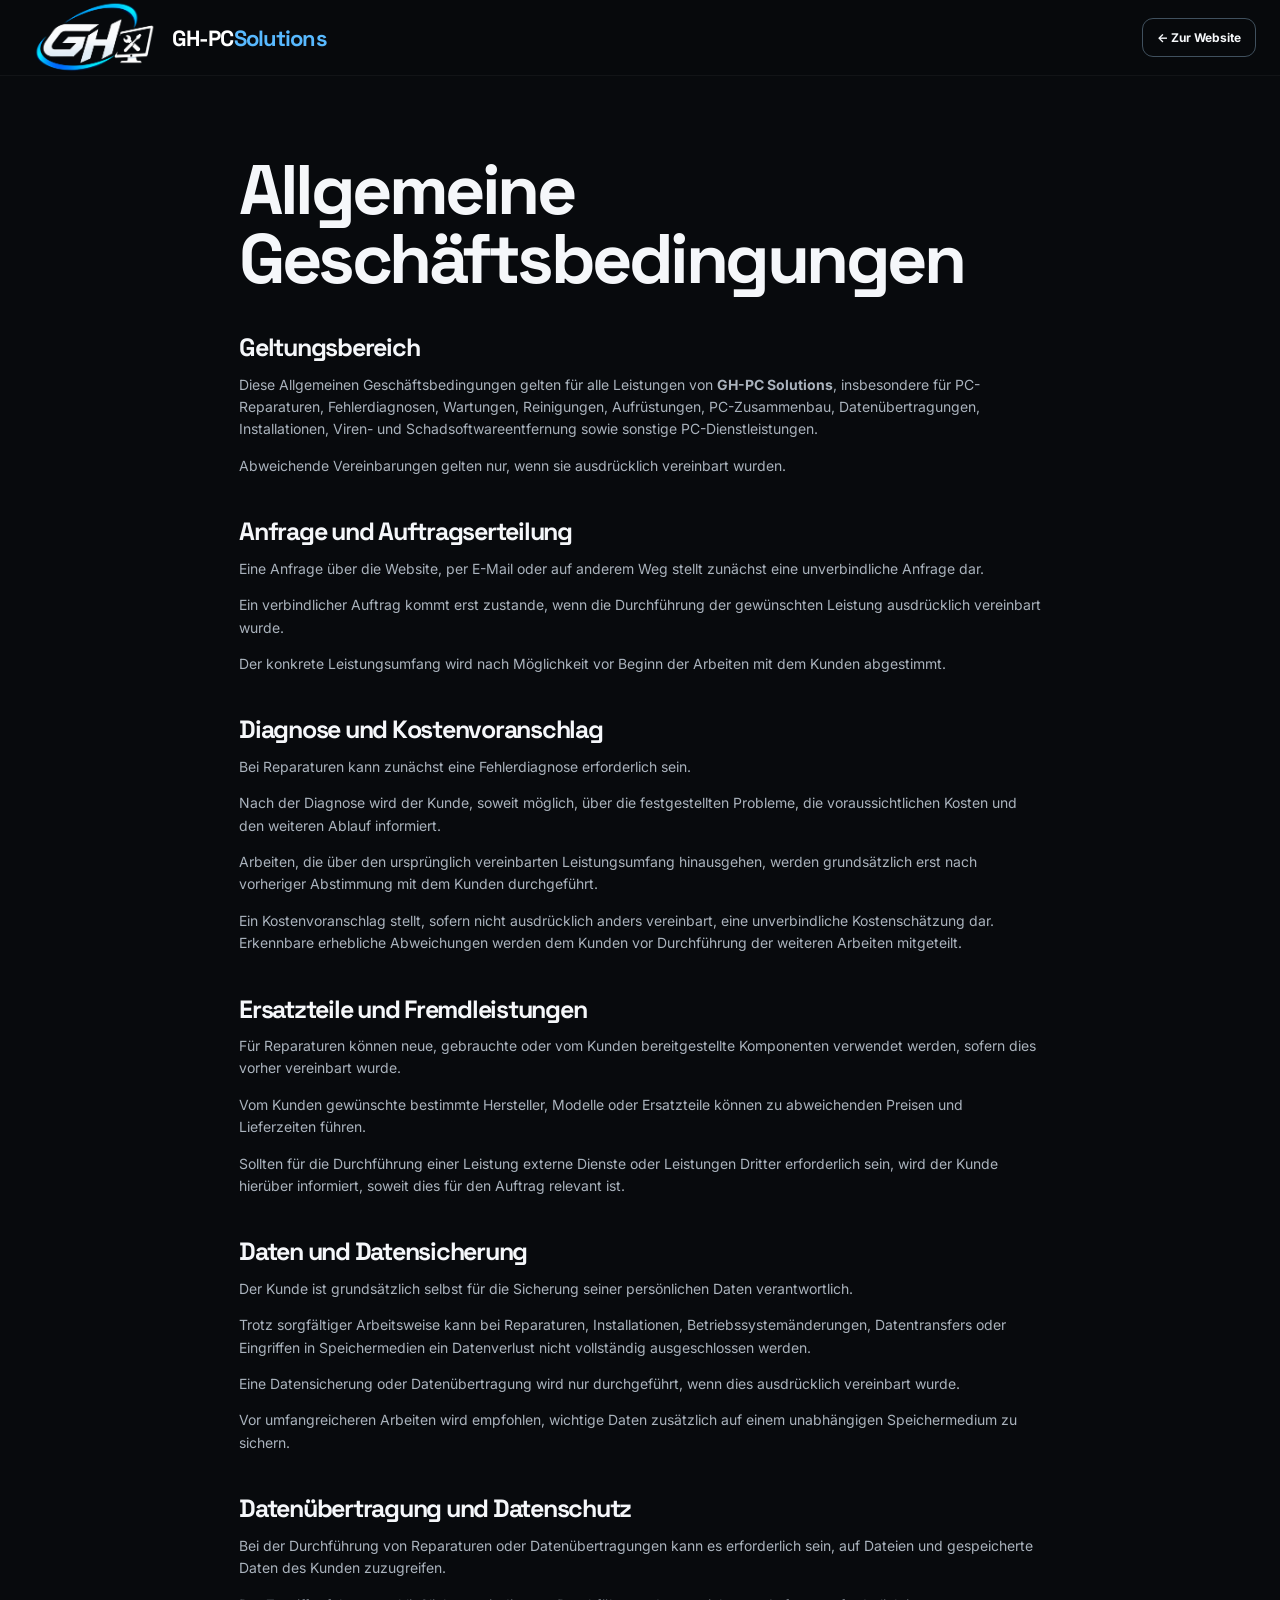
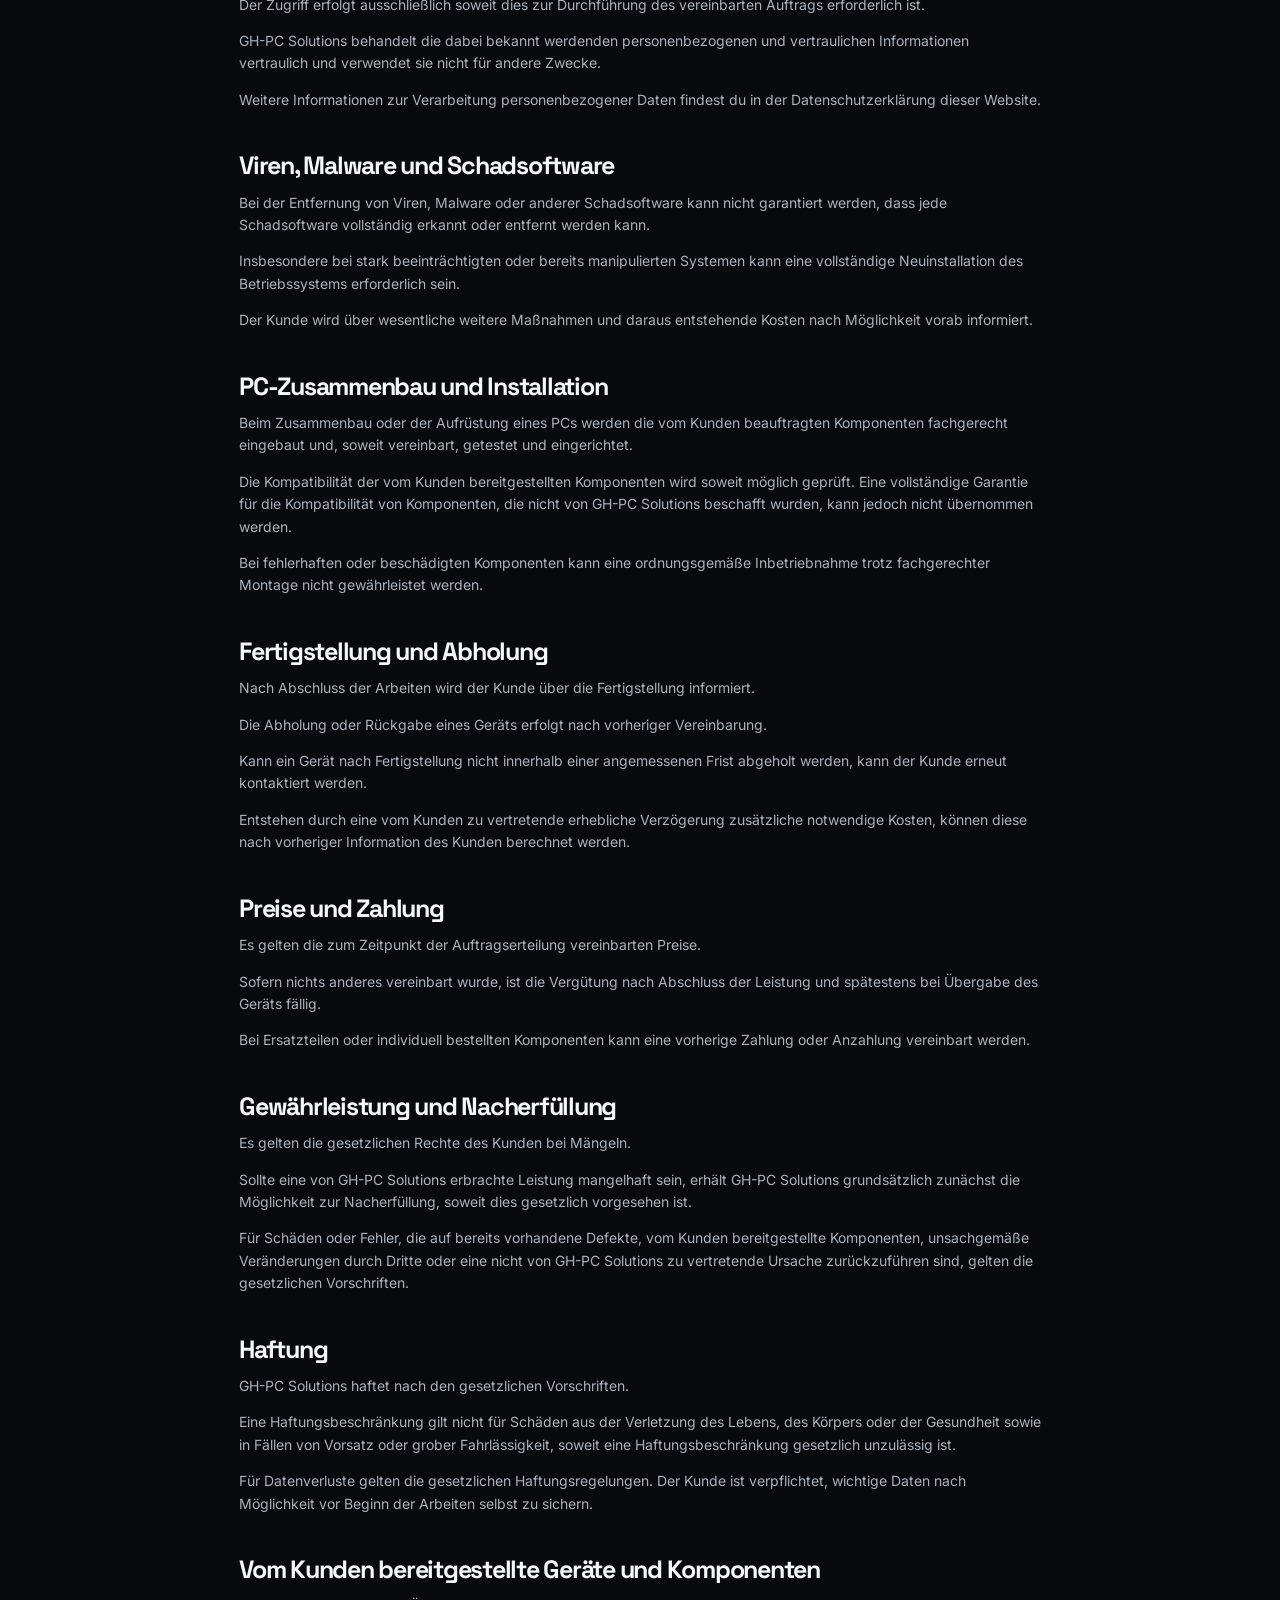
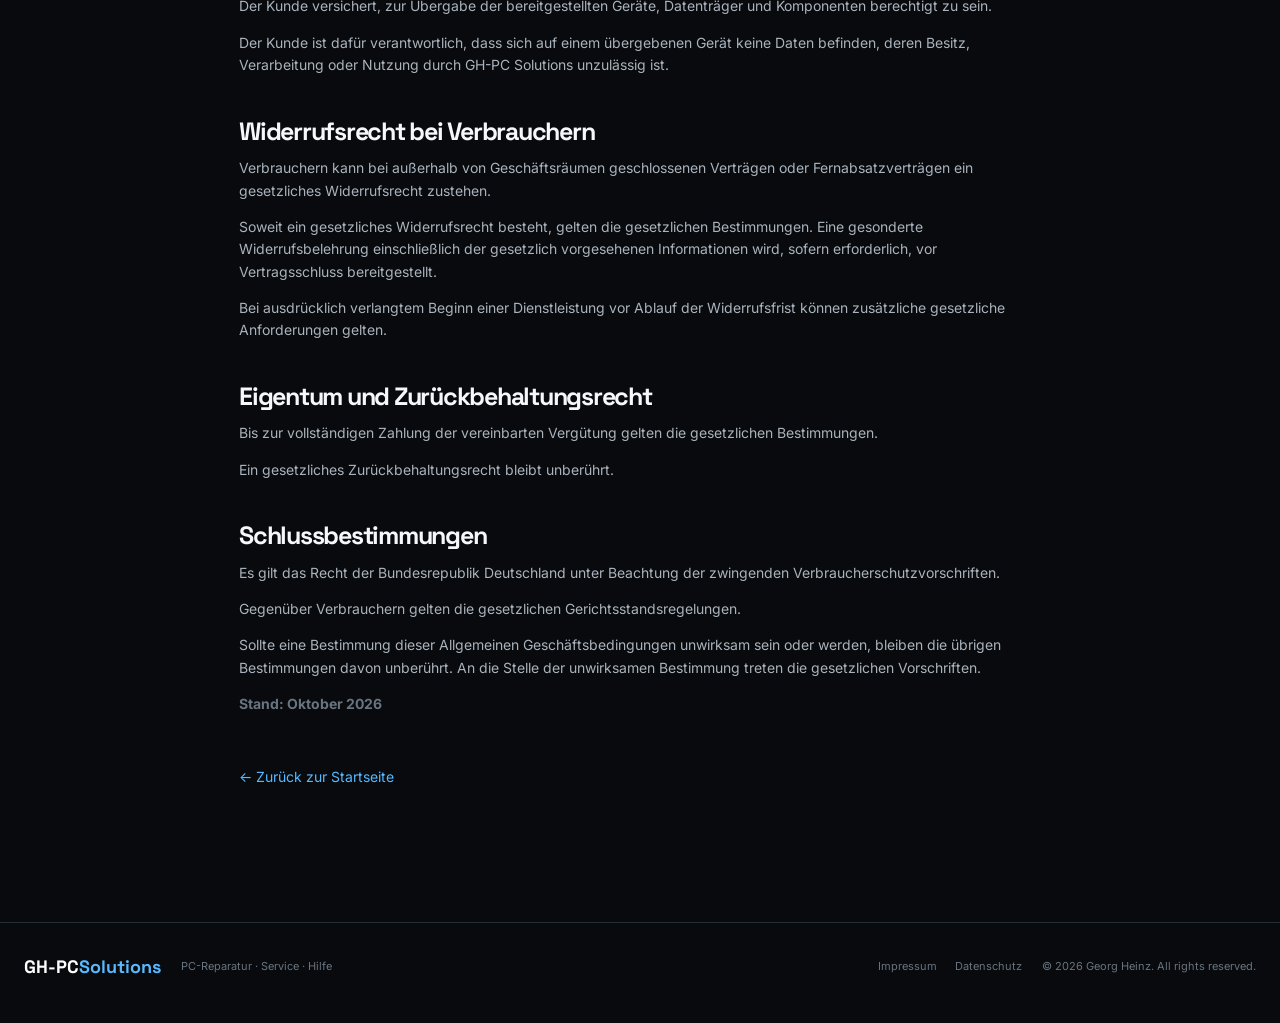
<file: agb/index.html>
<!doctype html>
<html lang="de">
<head>
    <meta charset="utf-8">
    <meta name="viewport" content="width=device-width, initial-scale=1">
    <title>AGB | GH-PC Solutions</title>
    <link rel="stylesheet" href="/style.css">
</head>

<body class="legal-page">

    <!-- Navigation -->
    <header class="nav">

        <a class="brand" href="/"
           aria-label="GH-PC Solutions – Startseite">

            <img src="/images/logo_small_transparent.png"
                 alt="logo">

            <span class="brand-text">
                GH-PC<span>Solutions</span>
            </span>

        </a>

        <a class="nav-cta" href="/">
            ← Zur Website
        </a>

    </header>


    <!-- Inhalt -->
<main class="legal">

    <h1>Allgemeine Geschäftsbedingungen</h1>

    <h2>Geltungsbereich</h2>

    <p>
        Diese Allgemeinen Geschäftsbedingungen gelten für alle Leistungen von
        <strong>GH-PC Solutions</strong>, insbesondere für PC-Reparaturen,
        Fehlerdiagnosen, Wartungen, Reinigungen, Aufrüstungen, PC-Zusammenbau,
        Datenübertragungen, Installationen, Viren- und Schadsoftwareentfernung
        sowie sonstige PC-Dienstleistungen.
    </p>

    <p>
        Abweichende Vereinbarungen gelten nur, wenn sie ausdrücklich vereinbart wurden.
    </p>


    <h2>Anfrage und Auftragserteilung</h2>

    <p>
        Eine Anfrage über die Website, per E-Mail oder auf anderem Weg stellt
        zunächst eine unverbindliche Anfrage dar.
    </p>

    <p>
        Ein verbindlicher Auftrag kommt erst zustande, wenn die Durchführung
        der gewünschten Leistung ausdrücklich vereinbart wurde.
    </p>

    <p>
        Der konkrete Leistungsumfang wird nach Möglichkeit vor Beginn der
        Arbeiten mit dem Kunden abgestimmt.
    </p>


    <h2>Diagnose und Kostenvoranschlag</h2>

    <p>
        Bei Reparaturen kann zunächst eine Fehlerdiagnose erforderlich sein.
    </p>

    <p>
        Nach der Diagnose wird der Kunde, soweit möglich, über die festgestellten
        Probleme, die voraussichtlichen Kosten und den weiteren Ablauf informiert.
    </p>

    <p>
        Arbeiten, die über den ursprünglich vereinbarten Leistungsumfang
        hinausgehen, werden grundsätzlich erst nach vorheriger Abstimmung
        mit dem Kunden durchgeführt.
    </p>

    <p>
        Ein Kostenvoranschlag stellt, sofern nicht ausdrücklich anders vereinbart,
        eine unverbindliche Kostenschätzung dar. Erkennbare erhebliche Abweichungen
        werden dem Kunden vor Durchführung der weiteren Arbeiten mitgeteilt.
    </p>


    <h2>Ersatzteile und Fremdleistungen</h2>

    <p>
        Für Reparaturen können neue, gebrauchte oder vom Kunden bereitgestellte
        Komponenten verwendet werden, sofern dies vorher vereinbart wurde.
    </p>

    <p>
        Vom Kunden gewünschte bestimmte Hersteller, Modelle oder Ersatzteile
        können zu abweichenden Preisen und Lieferzeiten führen.
    </p>

    <p>
        Sollten für die Durchführung einer Leistung externe Dienste oder
        Leistungen Dritter erforderlich sein, wird der Kunde hierüber informiert,
        soweit dies für den Auftrag relevant ist.
    </p>


    <h2>Daten und Datensicherung</h2>

    <p>
        Der Kunde ist grundsätzlich selbst für die Sicherung seiner persönlichen
        Daten verantwortlich.
    </p>

    <p>
        Trotz sorgfältiger Arbeitsweise kann bei Reparaturen, Installationen,
        Betriebssystemänderungen, Datentransfers oder Eingriffen in Speichermedien
        ein Datenverlust nicht vollständig ausgeschlossen werden.
    </p>

    <p>
        Eine Datensicherung oder Datenübertragung wird nur durchgeführt,
        wenn dies ausdrücklich vereinbart wurde.
    </p>

    <p>
        Vor umfangreicheren Arbeiten wird empfohlen, wichtige Daten zusätzlich
        auf einem unabhängigen Speichermedium zu sichern.
    </p>


    <h2>Datenübertragung und Datenschutz</h2>

    <p>
        Bei der Durchführung von Reparaturen oder Datenübertragungen kann es
        erforderlich sein, auf Dateien und gespeicherte Daten des Kunden zuzugreifen.
    </p>

    <p>
        Der Zugriff erfolgt ausschließlich soweit dies zur Durchführung des
        vereinbarten Auftrags erforderlich ist.
    </p>

    <p>
        GH-PC Solutions behandelt die dabei bekannt werdenden personenbezogenen
        und vertraulichen Informationen vertraulich und verwendet sie nicht
        für andere Zwecke.
    </p>

    <p>
        Weitere Informationen zur Verarbeitung personenbezogener Daten findest
        du in der Datenschutzerklärung dieser Website.
    </p>


    <h2>Viren, Malware und Schadsoftware</h2>

    <p>
        Bei der Entfernung von Viren, Malware oder anderer Schadsoftware kann
        nicht garantiert werden, dass jede Schadsoftware vollständig erkannt
        oder entfernt werden kann.
    </p>

    <p>
        Insbesondere bei stark beeinträchtigten oder bereits manipulierten
        Systemen kann eine vollständige Neuinstallation des Betriebssystems
        erforderlich sein.
    </p>

    <p>
        Der Kunde wird über wesentliche weitere Maßnahmen und daraus entstehende
        Kosten nach Möglichkeit vorab informiert.
    </p>


    <h2>PC-Zusammenbau und Installation</h2>

    <p>
        Beim Zusammenbau oder der Aufrüstung eines PCs werden die vom Kunden
        beauftragten Komponenten fachgerecht eingebaut und, soweit vereinbart,
        getestet und eingerichtet.
    </p>

    <p>
        Die Kompatibilität der vom Kunden bereitgestellten Komponenten wird
        soweit möglich geprüft. Eine vollständige Garantie für die Kompatibilität
        von Komponenten, die nicht von GH-PC Solutions beschafft wurden,
        kann jedoch nicht übernommen werden.
    </p>

    <p>
        Bei fehlerhaften oder beschädigten Komponenten kann eine ordnungsgemäße
        Inbetriebnahme trotz fachgerechter Montage nicht gewährleistet werden.
    </p>


    <h2>Fertigstellung und Abholung</h2>

    <p>
        Nach Abschluss der Arbeiten wird der Kunde über die Fertigstellung informiert.
    </p>

    <p>
        Die Abholung oder Rückgabe eines Geräts erfolgt nach vorheriger Vereinbarung.
    </p>

    <p>
        Kann ein Gerät nach Fertigstellung nicht innerhalb einer angemessenen
        Frist abgeholt werden, kann der Kunde erneut kontaktiert werden.
    </p>

    <p>
        Entstehen durch eine vom Kunden zu vertretende erhebliche Verzögerung
        zusätzliche notwendige Kosten, können diese nach vorheriger Information
        des Kunden berechnet werden.
    </p>


    <h2>Preise und Zahlung</h2>

    <p>
        Es gelten die zum Zeitpunkt der Auftragserteilung vereinbarten Preise.
    </p>

    <p>
        Sofern nichts anderes vereinbart wurde, ist die Vergütung nach Abschluss
        der Leistung und spätestens bei Übergabe des Geräts fällig.
    </p>

    <p>
        Bei Ersatzteilen oder individuell bestellten Komponenten kann eine
        vorherige Zahlung oder Anzahlung vereinbart werden.
    </p>


    <h2>Gewährleistung und Nacherfüllung</h2>

    <p>
        Es gelten die gesetzlichen Rechte des Kunden bei Mängeln.
    </p>

    <p>
        Sollte eine von GH-PC Solutions erbrachte Leistung mangelhaft sein,
        erhält GH-PC Solutions grundsätzlich zunächst die Möglichkeit zur
        Nacherfüllung, soweit dies gesetzlich vorgesehen ist.
    </p>

    <p>
        Für Schäden oder Fehler, die auf bereits vorhandene Defekte, vom Kunden
        bereitgestellte Komponenten, unsachgemäße Veränderungen durch Dritte
        oder eine nicht von GH-PC Solutions zu vertretende Ursache zurückzuführen
        sind, gelten die gesetzlichen Vorschriften.
    </p>


    <h2>Haftung</h2>

    <p>
        GH-PC Solutions haftet nach den gesetzlichen Vorschriften.
    </p>

    <p>
        Eine Haftungsbeschränkung gilt nicht für Schäden aus der Verletzung
        des Lebens, des Körpers oder der Gesundheit sowie in Fällen von Vorsatz
        oder grober Fahrlässigkeit, soweit eine Haftungsbeschränkung gesetzlich
        unzulässig ist.
    </p>

    <p>
        Für Datenverluste gelten die gesetzlichen Haftungsregelungen.
        Der Kunde ist verpflichtet, wichtige Daten nach Möglichkeit vor Beginn
        der Arbeiten selbst zu sichern.
    </p>


    <h2>Vom Kunden bereitgestellte Geräte und Komponenten</h2>

    <p>
        Der Kunde versichert, zur Übergabe der bereitgestellten Geräte,
        Datenträger und Komponenten berechtigt zu sein.
    </p>

    <p>
        Der Kunde ist dafür verantwortlich, dass sich auf einem übergebenen
        Gerät keine Daten befinden, deren Besitz, Verarbeitung oder Nutzung
        durch GH-PC Solutions unzulässig ist.
    </p>


    <h2>Widerrufsrecht bei Verbrauchern</h2>

    <p>
        Verbrauchern kann bei außerhalb von Geschäftsräumen geschlossenen
        Verträgen oder Fernabsatzverträgen ein gesetzliches Widerrufsrecht zustehen.
    </p>

    <p>
        Soweit ein gesetzliches Widerrufsrecht besteht, gelten die gesetzlichen
        Bestimmungen. Eine gesonderte Widerrufsbelehrung einschließlich der
        gesetzlich vorgesehenen Informationen wird, sofern erforderlich,
        vor Vertragsschluss bereitgestellt.
    </p>

    <p>
        Bei ausdrücklich verlangtem Beginn einer Dienstleistung vor Ablauf
        der Widerrufsfrist können zusätzliche gesetzliche Anforderungen gelten.
    </p>


    <h2>Eigentum und Zurückbehaltungsrecht</h2>

    <p>
        Bis zur vollständigen Zahlung der vereinbarten Vergütung gelten die
        gesetzlichen Bestimmungen.
    </p>

    <p>
        Ein gesetzliches Zurückbehaltungsrecht bleibt unberührt.
    </p>


    <h2>Schlussbestimmungen</h2>

    <p>
        Es gilt das Recht der Bundesrepublik Deutschland unter Beachtung
        der zwingenden Verbraucherschutzvorschriften.
    </p>

    <p>
        Gegenüber Verbrauchern gelten die gesetzlichen Gerichtsstandsregelungen.
    </p>

    <p>
        Sollte eine Bestimmung dieser Allgemeinen Geschäftsbedingungen
        unwirksam sein oder werden, bleiben die übrigen Bestimmungen davon
        unberührt. An die Stelle der unwirksamen Bestimmung treten die
        gesetzlichen Vorschriften.
    </p>

    <p class="small">
        <strong>Stand: Oktober 2026</strong>
    </p>
    <br>

        <p class="legal-back">
            <a href="/">← Zurück zur Startseite</a>
        </p>

    </main>


    <!-- Footer -->
    <footer>
        <div class="footer-brand">
            GH-PC<span>Solutions</span>
        </div>

        <div>
            PC-Reparatur · Service · Hilfe
        </div>

        <div class="footer-links">
            <a href="/impressum/">Impressum</a>
            <a href="/datenschutz/">Datenschutz</a>
        </div>

        <div>
            © 2026 Georg Heinz. All rights reserved.
        </div>
    </footer>

</body>
</html>
</file>
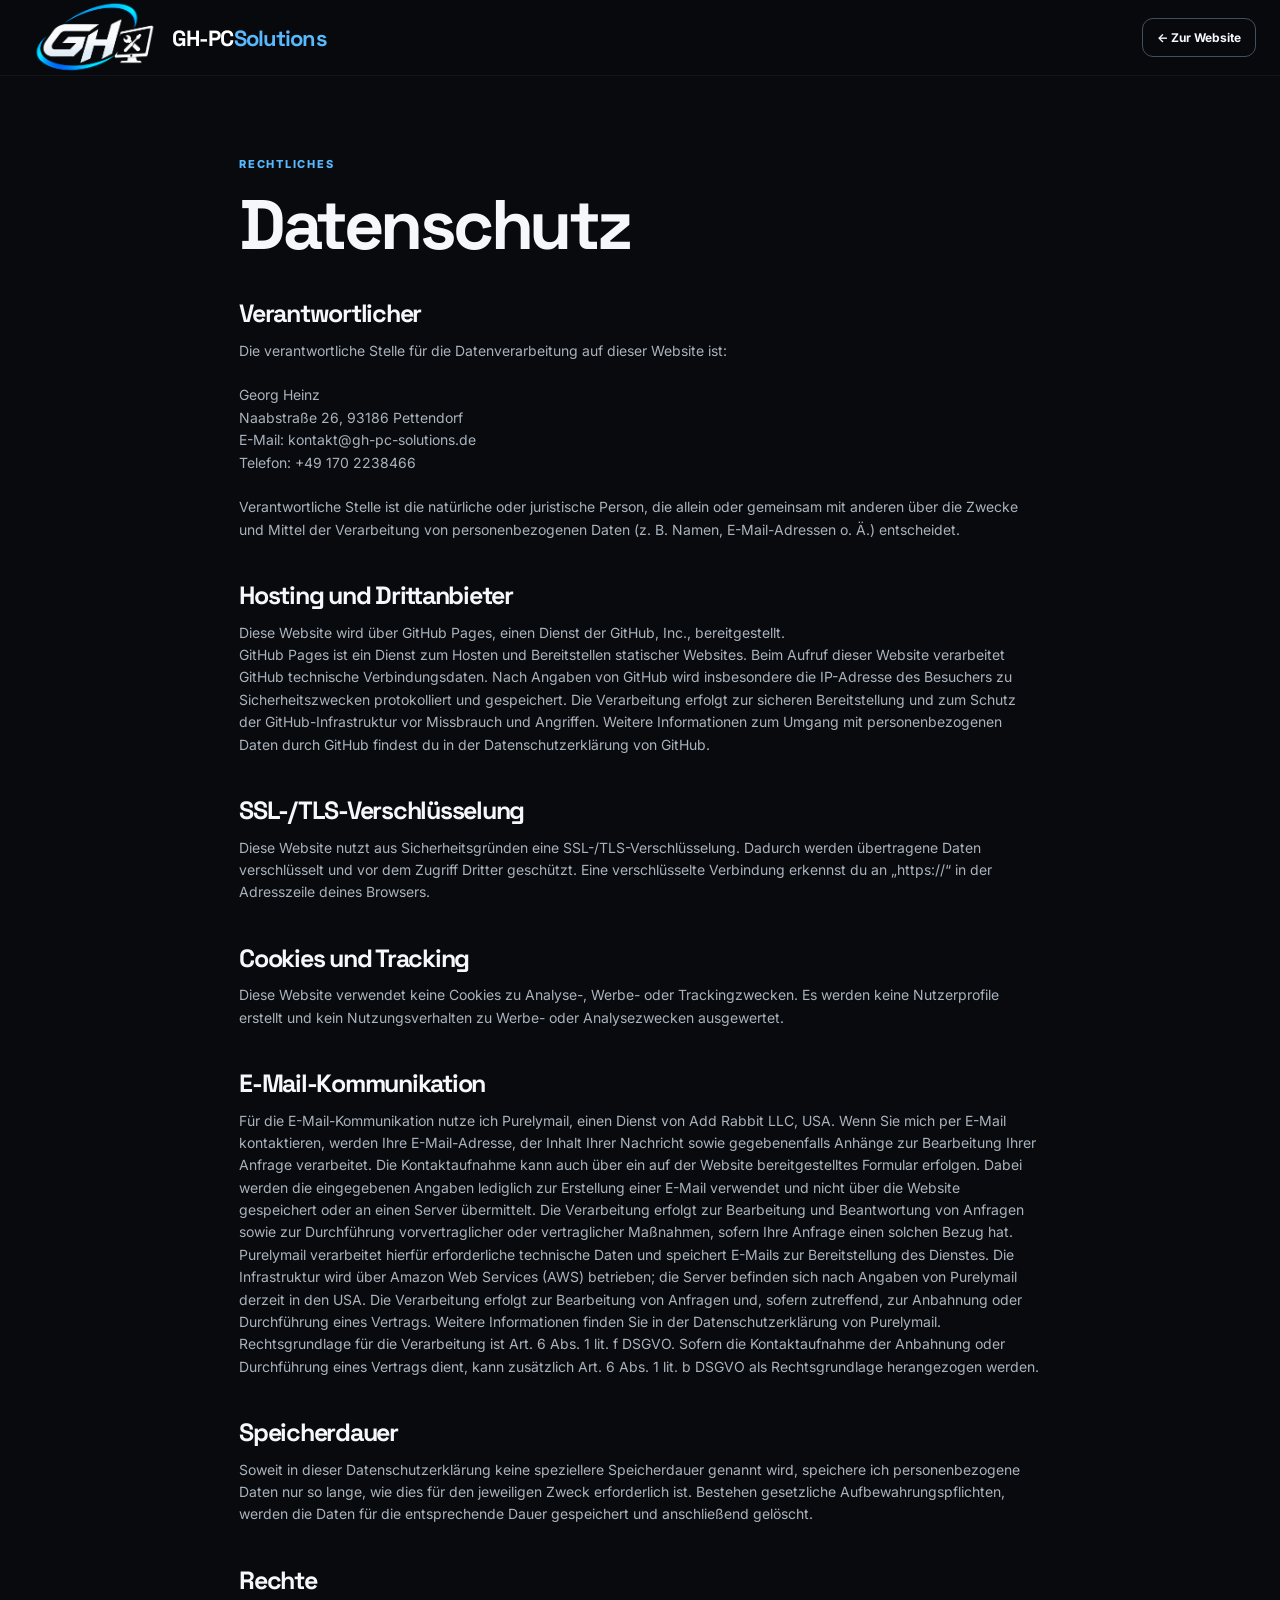
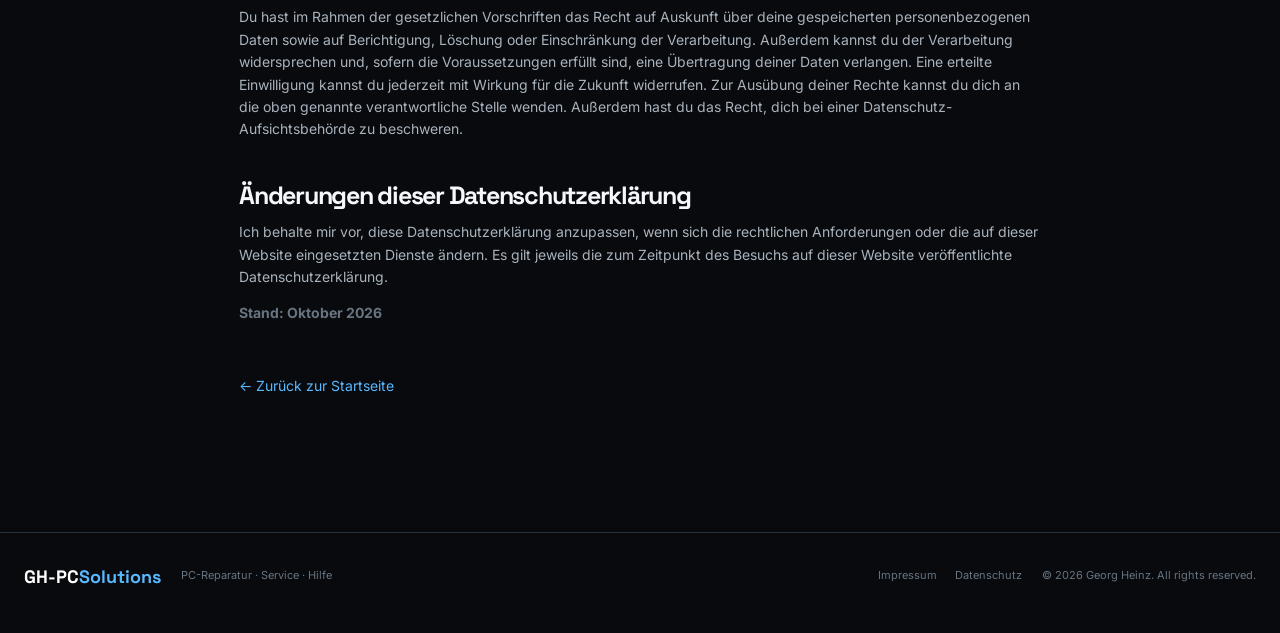
<file: datenschutz/index.html>
<!doctype html>
<html lang="de">

<head>
    <meta charset="utf-8">
    <meta name="viewport" content="width=device-width, initial-scale=1">
    <title>Datenschutz | GH-PC Solutions</title>
    <link rel="stylesheet" href="/style.css">
</head>

<body class="legal-page">

    <!-- Navigation -->
    <header class="nav">

        <a class="brand" href="/"
           aria-label="GH-PC Solutions – Startseite">

            <img src="/images/logo_small_transparent.png"
                 alt="logo">

            <span class="brand-text">
                GH-PC<span>Solutions</span>
            </span>

        </a>

        <a class="nav-cta" href="/">
            ← Zur Website
        </a>

</header>


    <main class="legal">

        <div class="eyebrow">
            Rechtliches
        </div>

        <h1>
            Datenschutz
        </h1>


        <h2>
            Verantwortlicher
        </h2>

        <p>
            Die verantwortliche Stelle für die Datenverarbeitung auf dieser Website ist:
            <br><br>
            Georg Heinz<br>
            Naabstraße 26, 93186 Pettendorf<br>
            E-Mail: kontakt@gh-pc-solutions.de<br>
            Telefon: +49 170 2238466
            <br><br>
            Verantwortliche Stelle ist die natürliche oder juristische Person, 
            die allein oder gemeinsam mit anderen über die Zwecke und Mittel der Verarbeitung 
            von personenbezogenen Daten (z. B. Namen, E-Mail-Adressen o. Ä.) entscheidet.
        </p>


        <h2>
            Hosting und Drittanbieter
        </h2>

        <p>
            Diese Website wird über GitHub Pages, einen Dienst der GitHub, Inc., bereitgestellt.<br>
            GitHub Pages ist ein Dienst zum Hosten und Bereitstellen statischer Websites. 
            Beim Aufruf dieser Website verarbeitet GitHub technische Verbindungsdaten. 
            Nach Angaben von GitHub wird insbesondere die IP-Adresse des Besuchers zu Sicherheitszwecken protokolliert und gespeichert.
            Die Verarbeitung erfolgt zur sicheren Bereitstellung und zum Schutz der GitHub-Infrastruktur vor Missbrauch und Angriffen.
            Weitere Informationen zum Umgang mit personenbezogenen Daten durch GitHub findest du in der Datenschutzerklärung von GitHub.
        </p>


        <h2>
            SSL-/TLS-Verschlüsselung
        </h2>

        <p>
            Diese Website nutzt aus Sicherheitsgründen eine SSL-/TLS-Verschlüsselung. Dadurch werden übertragene Daten verschlüsselt und vor dem Zugriff Dritter geschützt.
            Eine verschlüsselte Verbindung erkennst du an „https://“ in der Adresszeile deines Browsers.
        </p>

        <h2>
            Cookies und Tracking
        </h2>

        <p>
            Diese Website verwendet keine Cookies zu Analyse-, Werbe- oder Trackingzwecken.
            Es werden keine Nutzerprofile erstellt und kein Nutzungsverhalten zu Werbe- oder Analysezwecken ausgewertet.
        </p>


        <h2>
            E-Mail-Kommunikation
        </h2>

        <p>
            Für die E-Mail-Kommunikation nutze ich Purelymail, einen Dienst von Add Rabbit LLC, USA.
            Wenn Sie mich per E-Mail kontaktieren, werden Ihre E-Mail-Adresse, der Inhalt Ihrer Nachricht sowie gegebenenfalls Anhänge zur Bearbeitung Ihrer Anfrage verarbeitet.
            Die Kontaktaufnahme kann auch über ein auf der Website bereitgestelltes Formular erfolgen. Dabei werden die eingegebenen Angaben lediglich zur Erstellung einer E-Mail verwendet und nicht über die Website gespeichert oder an einen Server übermittelt.
            Die Verarbeitung erfolgt zur Bearbeitung und Beantwortung von Anfragen sowie zur Durchführung vorvertraglicher oder vertraglicher Maßnahmen, sofern Ihre Anfrage einen solchen Bezug hat.
            <br>Purelymail verarbeitet hierfür erforderliche technische Daten und speichert E-Mails zur Bereitstellung des Dienstes. Die Infrastruktur wird über Amazon Web Services (AWS) betrieben; die Server befinden sich nach Angaben von Purelymail derzeit in den USA.
            Die Verarbeitung erfolgt zur Bearbeitung von Anfragen und, sofern zutreffend, zur Anbahnung oder Durchführung eines Vertrags.
            Weitere Informationen finden Sie in der Datenschutzerklärung von Purelymail.
            Rechtsgrundlage für die Verarbeitung ist Art. 6 Abs. 1 lit. f DSGVO. Sofern die Kontaktaufnahme der Anbahnung oder Durchführung eines Vertrags dient, kann zusätzlich Art. 6 Abs. 1 lit. b DSGVO als Rechtsgrundlage herangezogen werden.
        </p>


        <h2>
            Speicherdauer
        </h2>

        <p>
            Soweit in dieser Datenschutzerklärung keine speziellere Speicherdauer genannt wird, speichere ich personenbezogene Daten nur so lange, wie dies für den jeweiligen Zweck erforderlich ist.
            Bestehen gesetzliche Aufbewahrungspflichten, werden die Daten für die entsprechende Dauer gespeichert und anschließend gelöscht.
        </p>

<!-- Externe Links, falls mal vorhanden      
        <h2>
            Externe Links
        </h2>  

        <p>
            Diese Website kann Links zu externen Websites enthalten. Für die Inhalte und den Datenschutz dieser externen Websites sind ausschließlich deren jeweilige Betreiber verantwortlich.
            Beim Aufrufen einer externen Website gelten die Datenschutzbestimmungen des jeweiligen Anbieters.
        </p>
-->

        <h2>
            Rechte
        </h2>

        <p>
            Du hast im Rahmen der gesetzlichen Vorschriften das Recht auf Auskunft über deine gespeicherten personenbezogenen Daten sowie auf Berichtigung, Löschung oder Einschränkung der Verarbeitung.
            Außerdem kannst du der Verarbeitung widersprechen und, sofern die Voraussetzungen erfüllt sind, eine Übertragung deiner Daten verlangen.
            Eine erteilte Einwilligung kannst du jederzeit mit Wirkung für die Zukunft widerrufen.
            Zur Ausübung deiner Rechte kannst du dich an die oben genannte verantwortliche Stelle wenden.
            Außerdem hast du das Recht, dich bei einer Datenschutz-Aufsichtsbehörde zu beschweren.
        </p>


        <h2>
            Änderungen dieser Datenschutzerklärung
        </h2>

        <p>
            Ich behalte mir vor, diese Datenschutzerklärung anzupassen, wenn sich die rechtlichen Anforderungen oder die auf dieser Website eingesetzten Dienste ändern.
            Es gilt jeweils die zum Zeitpunkt des Besuchs auf dieser Website veröffentlichte Datenschutzerklärung.
        </p>

    <p class="small">
        <strong>Stand: Oktober 2026</strong>
    </p>
    <br>
        <p>
            <a href="/">
                ← Zurück zur Startseite
            </a>
        </p>


    </main>

    <footer>
        <div class="footer-brand">
            GH-PC<span>Solutions</span>
        </div>

        <div>
            PC-Reparatur · Service · Hilfe
        </div>

        <div class="footer-links">
            <a href="/impressum/">Impressum</a>
            <a href="/datenschutz/">Datenschutz</a>
        </div>

        <div>
            © 2026 Georg Heinz. All rights reserved.
        </div>
    </footer>

</body>
</html>
</file>
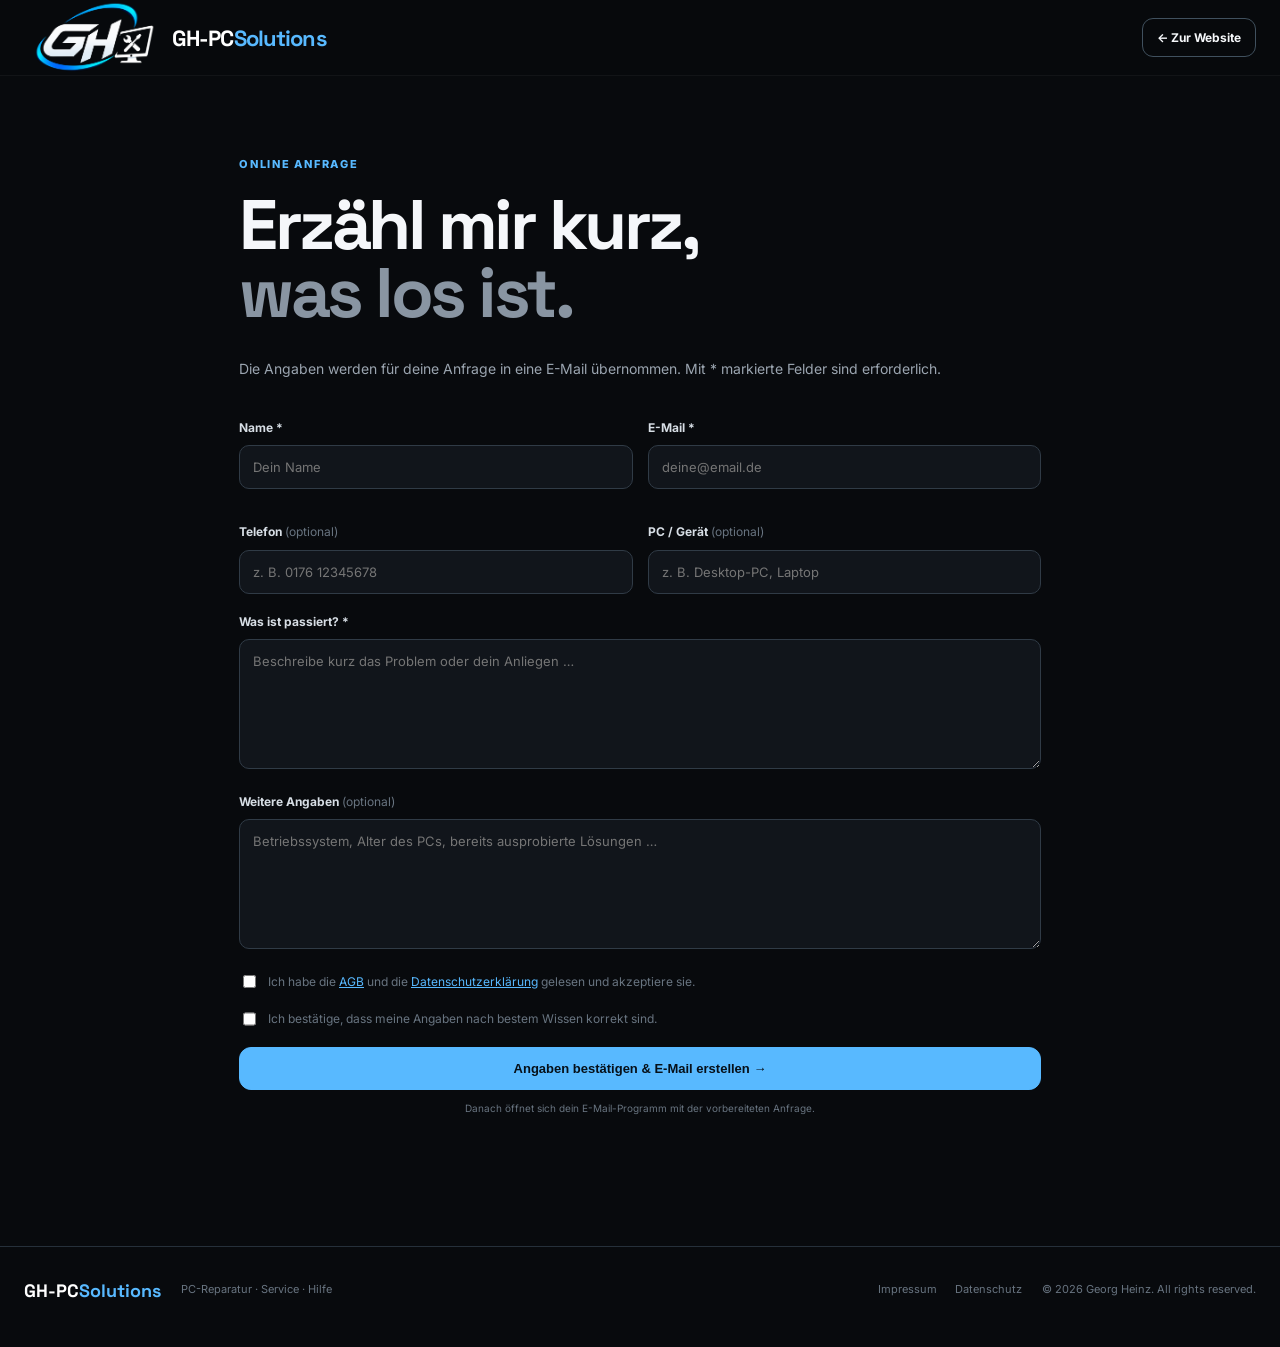
<file: formular/index.html>
<!doctype html>
<html lang="de">

<head>
    <meta charset="utf-8">
    <meta name="viewport" content="width=device-width, initial-scale=1">
    <title>Online Formular | GH-PC Solutions</title>
    <link rel="stylesheet" href="/style.css">
</head>

<body>

    <!-- Navigation -->
    <header class="nav">

        <a class="brand" href="/"
           aria-label="GH-PC Solutions – Startseite">

            <img src="/images/logo_small_transparent.png"
                 alt="logo">

            <span class="brand-text">
                GH-PC<span>Solutions</span>
            </span>

        </a>

        <a class="nav-cta" href="/">
            ← Zur Website
        </a>

    </header>


    <main class="formwrap">

        <div class="eyebrow">
            Online Anfrage
        </div>

        <h1>
            Erzähl mir kurz,<br>
            <em>was los ist.</em>
        </h1>

        <p class="intro">
            Die Angaben werden für deine Anfrage in eine E-Mail übernommen.
            Mit * markierte Felder sind erforderlich.
        </p>


        <form id="f">

            <div class="formgrid">

                <label>
                    Name *
                    <input
                        id="n"
                        required
                        placeholder="Dein Name"
                    >
                </label>


                <label>
                    E-Mail *
                    <input
                        id="e"
                        type="email"
                        required
                        placeholder="deine@email.de"
                    >
                </label>


                <label>
                    Telefon
                    <span>(optional)</span>

                    <input
                        id="t"
                        placeholder="z. B. 0176 12345678"
                    >
                </label>


                <label>
                    PC / Gerät
                    <span>(optional)</span>

                    <input
                        id="d"
                        placeholder="z. B. Desktop-PC, Laptop"
                    >
                </label>

            </div>


            <label>
                Was ist passiert? *

                <textarea
                    id="p"
                    required
                    placeholder="Beschreibe kurz das Problem oder dein Anliegen …"
                ></textarea>
            </label>


            <label>
                Weitere Angaben
                <span>(optional)</span>

                <textarea
                    id="x"
                    placeholder="Betriebssystem, Alter des PCs, bereits ausprobierte Lösungen …"
                ></textarea>
            </label>

<!--
            <label class="upload">
                Bilder
                <span>(optional)</span>

                <input
                    id="i"
                    type="file"
                    accept="image/*"
                    multiple
                >

                <small>
                    Mehrere Bilder sind auswählbar. Die rein statische Demo
                    kann Dateien nicht automatisch an eine E-Mail anhängen;
                    für echte Anhänge braucht die Live-Version einen kleinen
                    Server-/Formulardienst.
                </small>
            </label>
-->

            <label class="check">

                <input
                    id="a"
                    type="checkbox"
                    required
                >

                <span>
                    Ich habe die
                    <a href="/agb/" target="">AGB</a>
                    und die
                    <a href="/datenschutz/" target="">Datenschutzerklärung</a>
                    gelesen und akzeptiere sie.
                </span>

            </label>


            <label class="check">

                <input
                    id="r"
                    type="checkbox"
                    required
                >

                <span>
                    Ich bestätige, dass meine Angaben nach bestem Wissen
                    korrekt sind.
                </span>

            </label>


            <button
                class="button primary submit"
                type="submit"
            >
                Angaben bestätigen & E-Mail erstellen →
            </button>


            <p class="hint">
                Danach öffnet sich dein E-Mail-Programm mit der
                vorbereiteten Anfrage.
            </p>

        </form>

    </main>


    <script>

f.onsubmit = event => {

    event.preventDefault();

    if (!f.checkValidity()) {
        f.reportValidity();
        return;
    }

// Dies ist ein Kommentar. Deaktivierte Funktion.
//    let files = [...i.files]
//        .map(q => q.name)
//        .join(', ') || 'Keine Bilder';

    let body = `Guten Tag,

ich möchte eine PC-Service-Anfrage stellen.

Name: ${n.value}
E-Mail: ${e.value}
Telefon: ${t.value || 'nicht angegeben'}
PC / Gerät: ${d.value || 'nicht angegeben'}

Problem / Anliegen:
${p.value}

Weitere Angaben:
${x.value || 'keine'}

Ausgewählte Bilder:
[Bilder hier einfügen]

Ich habe die AGB und Datenschutzerklärung akzeptiert und meine Angaben nach bestem Wissen bestätigt.`;

    if (
        confirm(
            'Angaben bestätigen\n\n' +
            'Bitte prüfe deine Eingaben noch einmal. ' +
            'Mit OK wird die E-Mail erstellt.'
        )
    ) {

        location.href =
            'mailto:kontakt@gh-pc-solutions.de?subject=' +
            encodeURIComponent(
                'PC-Service Anfrage von ' + n.value
            ) +
            '&body=' +
            encodeURIComponent(body);
    }
};

    </script>

    <!-- Footer -->
    <footer>
        <div class="footer-brand">
            GH-PC<span>Solutions</span>
        </div>

        <div>
            PC-Reparatur · Service · Hilfe
        </div>

        <div class="footer-links">
            <a href="/impressum/">Impressum</a>
            <a href="/datenschutz/">Datenschutz</a>
        </div>

        <div>
            © 2026 Georg Heinz. All rights reserved.
        </div>
    </footer>

</body>
</html>
</file>
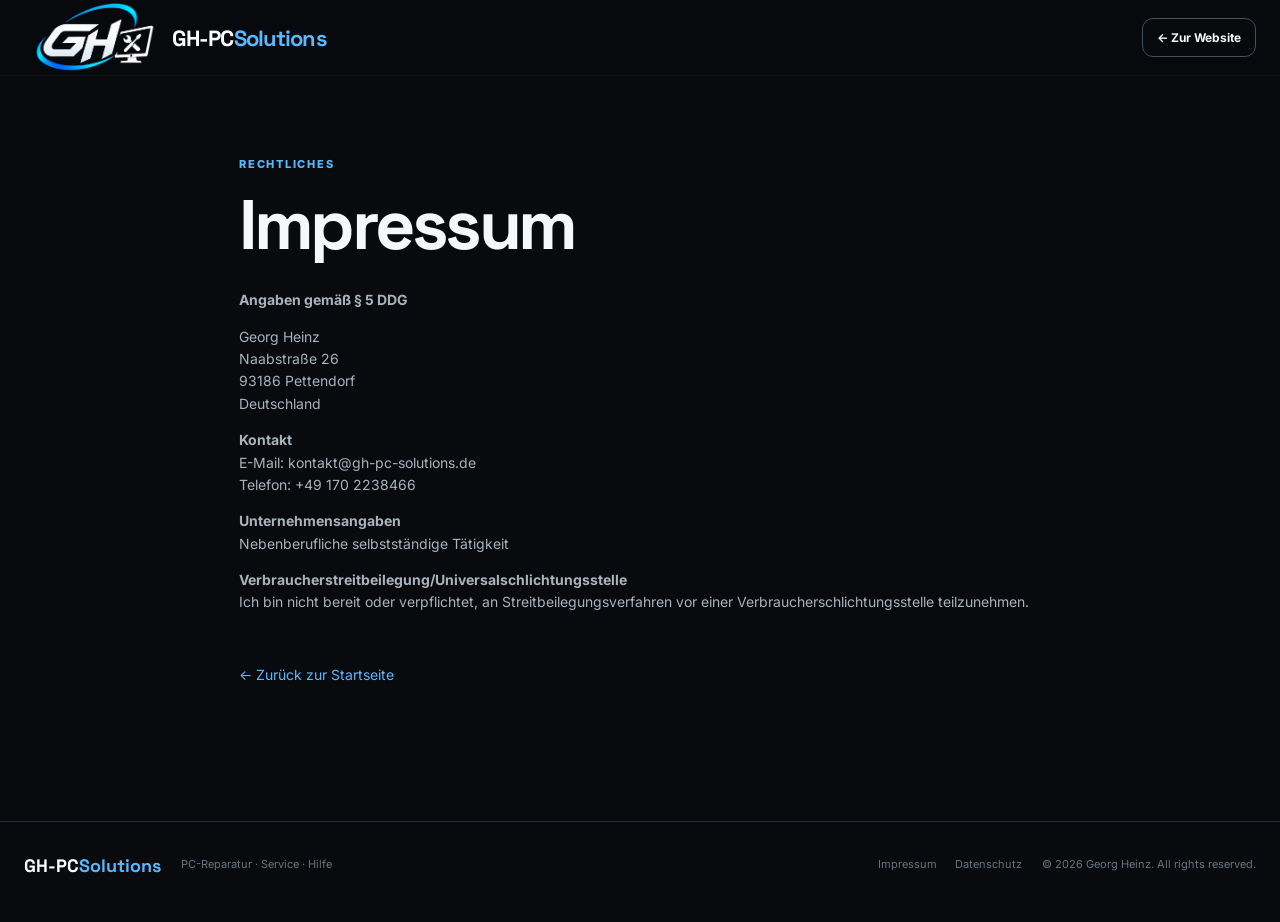
<file: impressum/index.html>
<!doctype html>
<html lang="de">

<head>
    <meta charset="utf-8">
    <meta name="viewport" content="width=device-width, initial-scale=1">
    <title>Impressum | GH-PC Solutions</title>
    <link rel="stylesheet" href="/style.css">
</head>

<body class="legal-page">

    <!-- Navigation -->
    <header class="nav">

        <a class="brand" href="/"
           aria-label="GH-PC Solutions – Startseite">

            <img src="/images/logo_small_transparent.png"
                 alt="logo">

            <span class="brand-text">
                GH-PC<span>Solutions</span>
            </span>

        </a>

        <a class="nav-cta" href="/">
            ← Zur Website
        </a>

</header>

    <main class="legal">

        <div class="eyebrow">
            Rechtliches
        </div>

        <h1>
            Impressum
        </h1>

        <p>
            <b>Angaben gemäß § 5 DDG</b>
        </p>


        <p>
            Georg Heinz<br>
            Naabstraße 26<br>
            93186 Pettendorf<br>
            Deutschland
        </p>


        <p>
            <b>Kontakt</b><br>
            E-Mail: kontakt@gh-pc-solutions.de<br>
            Telefon: +49 170 2238466
        </p>


        <p>
            <b>Unternehmensangaben</b><br>
            Nebenberufliche selbstständige Tätigkeit<br>

        <!--            
            Steuernummer: [falls vorhanden/erforderlich]<br>
            USt-IdNr.: [falls vorhanden]
        </p>
--> 

        <p>
            <b>Verbraucher­streit­beilegung/Universal­schlichtungs­stelle</b><br>
            Ich bin nicht bereit oder verpflichtet, an Streitbeilegungsverfahren vor einer Verbraucherschlichtungsstelle teilzunehmen.
        </p>

        <br>
        <p>
            <a href="/">
                ← Zurück zur Startseite
            </a>
        </p>

    </main>

</body>

</html>

    <!-- Footer -->
    <footer>
        <div class="footer-brand">
            GH-PC<span>Solutions</span>
        </div>

        <div>
            PC-Reparatur · Service · Hilfe
        </div>

        <div class="footer-links">
            <a href="/impressum/">Impressum</a>
            <a href="/datenschutz/">Datenschutz</a>
        </div>

        <div>
            © 2026 Georg Heinz. All rights reserved.
        </div>
    </footer>

</body>
</html>
</file>
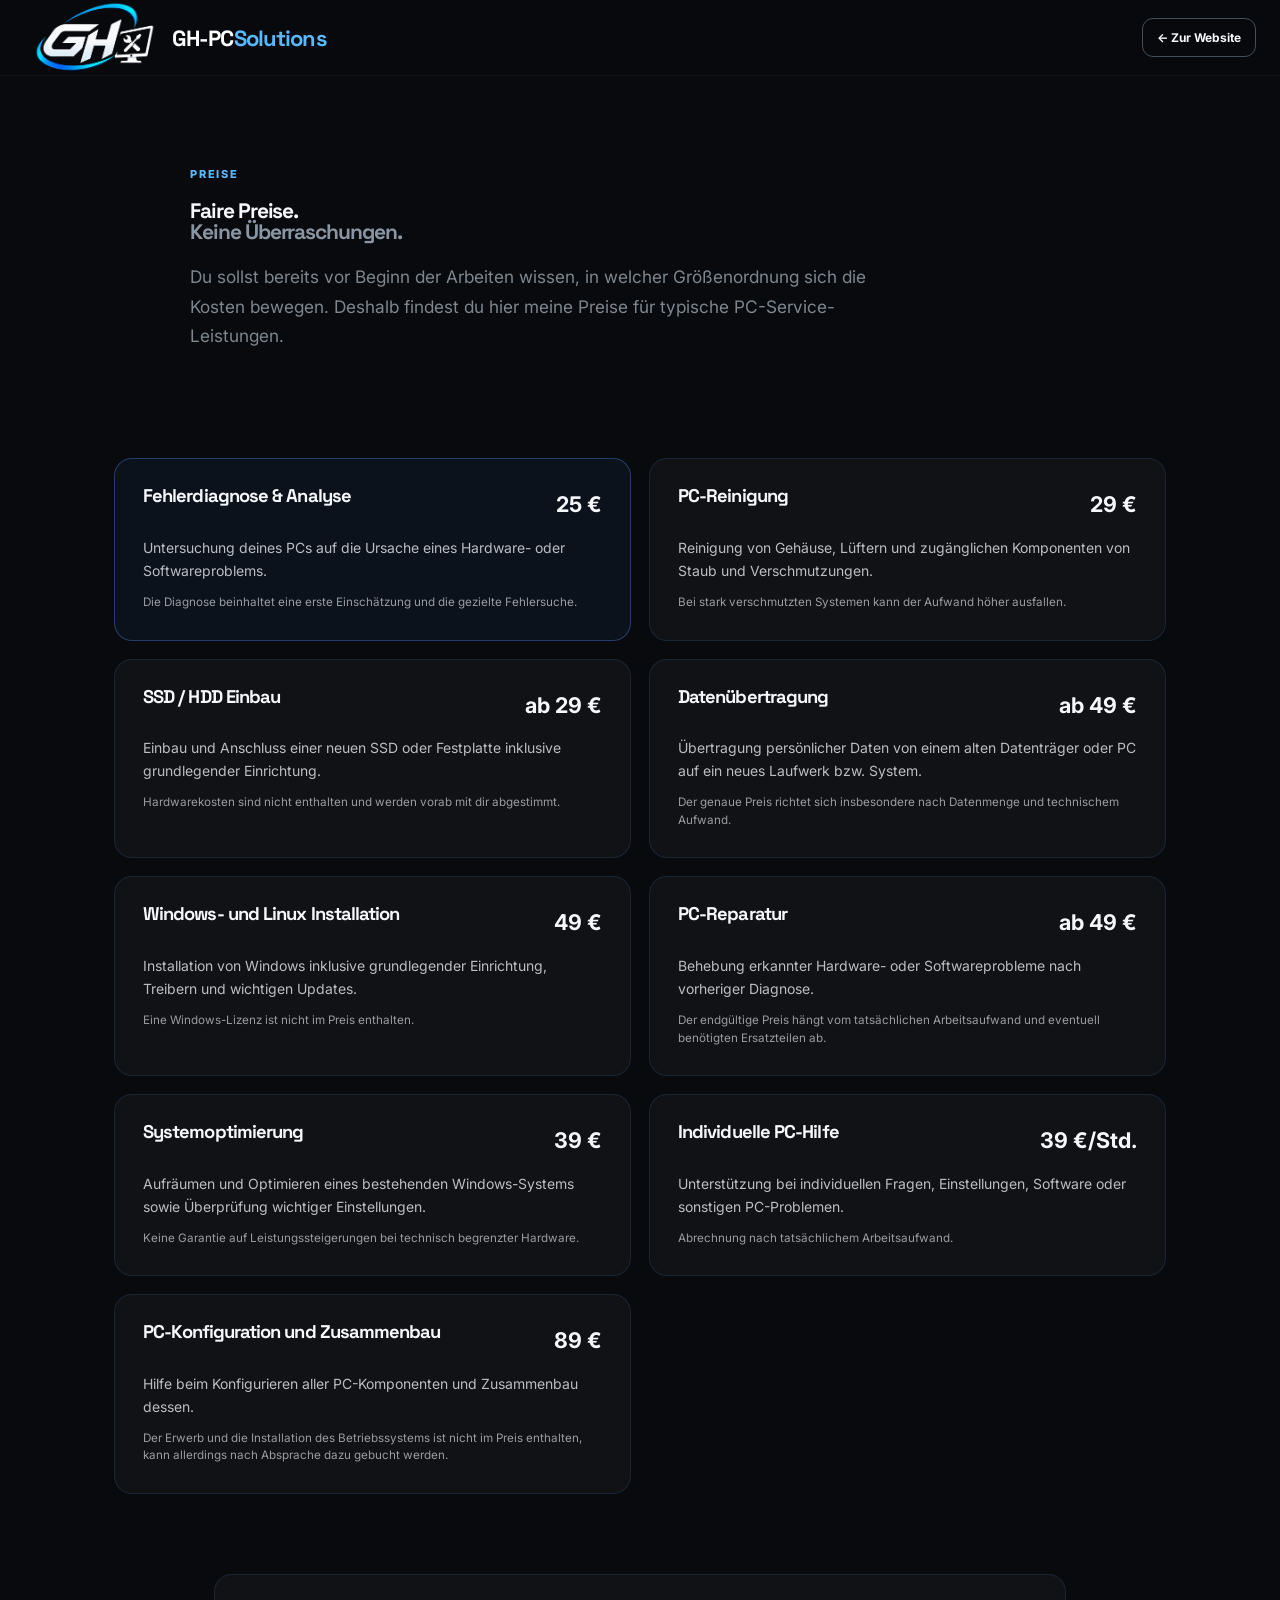
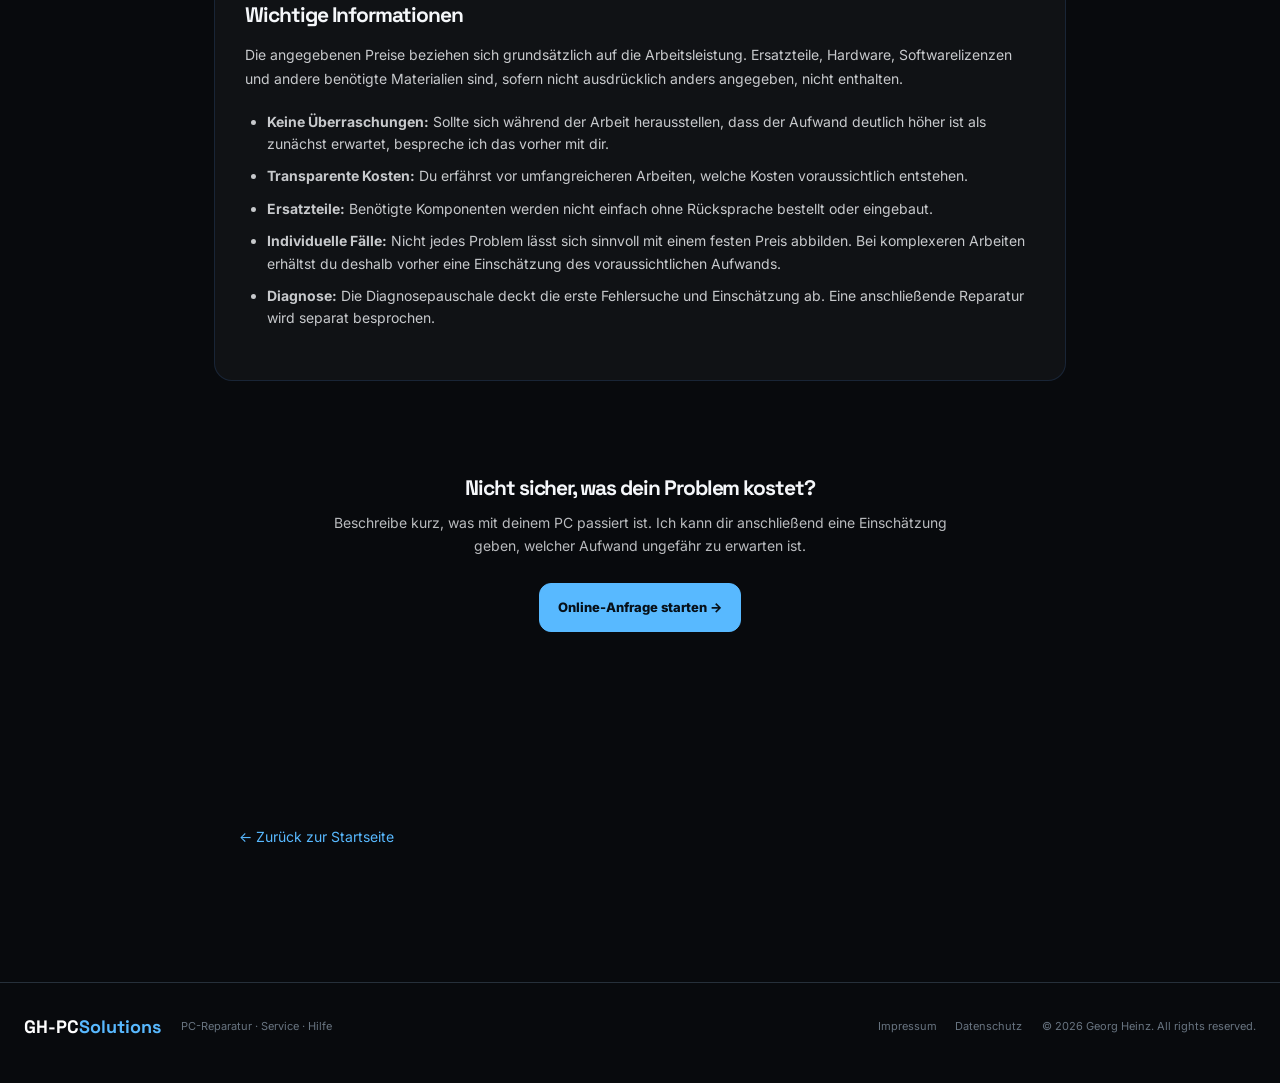
<file: preise/index.html>
<!doctype html>
<html lang="de">

<head>
    <meta charset="utf-8">
    <meta name="viewport" content="width=device-width, initial-scale=1">
    <title>Preise | GH-PC Solutions</title>
    <link rel="stylesheet" href="/style.css">
</head>


<body class="legal-page price-page">

    <!-- Navigation -->
    <header class="nav">

        <a class="brand" href="/"
           aria-label="GH-PC Solutions – Startseite">

            <img src="/images/logo_small_transparent.png"
                 alt="logo">

            <span class="brand-text">
                GH-PC<span>Solutions</span>
            </span>

        </a>

        <a class="nav-cta" href="/">
            ← Zur Website
        </a>

    </header>


    <!-- Einleitung -->

    <main>

        <section class="price-solutions">

            <div class="eyebrow">
                Preise
            </div>

            <h1>
                Faire Preise.<br>
                <em>Keine Überraschungen.</em>
            </h1>

            <p class="intro">
                Du sollst bereits vor Beginn der Arbeiten wissen,
                in welcher Größenordnung sich die Kosten bewegen.
                Deshalb findest du hier meine Preise für typische
                PC-Service-Leistungen.
            </p>

        </section>


        <!-- Preisübersicht -->

        <section class="price-grid">


            <!-- Diagnose -->

            <article class="price-card featured">

                <div class="price-card-header">

                    <h2>
                        Fehlerdiagnose & Analyse
                    </h2>

                    <div class="price">
                        25 €
                    </div>

                </div>

                <p>
                    Untersuchung deines PCs auf die Ursache eines
                    Hardware- oder Softwareproblems.
                </p>

                <small>
                    Die Diagnose beinhaltet eine erste Einschätzung
                    und die gezielte Fehlersuche.
                </small>

            </article>


            <!-- Reinigung -->

            <article class="price-card">

                <div class="price-card-header">

                    <h2>
                        PC-Reinigung
                    </h2>

                    <div class="price">
                        29 €
                    </div>

                </div>

                <p>
                    Reinigung von Gehäuse, Lüftern und zugänglichen
                    Komponenten von Staub und Verschmutzungen.
                </p>

                <small>
                    Bei stark verschmutzten Systemen kann der Aufwand
                    höher ausfallen.
                </small>

            </article>


            <!-- SSD / HDD -->

            <article class="price-card">

                <div class="price-card-header">

                    <h2>
                        SSD / HDD Einbau
                    </h2>

                    <div class="price">
                        ab 29 €
                    </div>

                </div>

                <p>
                    Einbau und Anschluss einer neuen SSD oder
                    Festplatte inklusive grundlegender Einrichtung.
                </p>

                <small>
                    Hardwarekosten sind nicht enthalten und werden
                    vorab mit dir abgestimmt.
                </small>

            </article>


            <!-- Datenübertragung -->

            <article class="price-card">

                <div class="price-card-header">

                    <h2>
                        Datenübertragung
                    </h2>

                    <div class="price">
                        ab 49 €
                    </div>

                </div>

                <p>
                    Übertragung persönlicher Daten von einem alten
                    Datenträger oder PC auf ein neues Laufwerk bzw.
                    System.
                </p>

                <small>
                    Der genaue Preis richtet sich insbesondere nach
                    Datenmenge und technischem Aufwand.
                </small>

            </article>


            <!-- Windows -->

            <article class="price-card">

                <div class="price-card-header">

                    <h2>
                        Windows- und Linux Installation
                    </h2>

                    <div class="price">
                        49 €
                    </div>

                </div>

                <p>
                    Installation von Windows inklusive grundlegender
                    Einrichtung, Treibern und wichtigen Updates.
                </p>

                <small>
                    Eine Windows-Lizenz ist nicht im Preis enthalten.
                </small>

            </article>


            <!-- Reparatur -->

            <article class="price-card">

                <div class="price-card-header">

                    <h2>
                        PC-Reparatur
                    </h2>

                    <div class="price">
                        ab 49 €
                    </div>

                </div>

                <p>
                    Behebung erkannter Hardware- oder Softwareprobleme
                    nach vorheriger Diagnose.
                </p>

                <small>
                    Der endgültige Preis hängt vom tatsächlichen
                    Arbeitsaufwand und eventuell benötigten Ersatzteilen ab.
                </small>

            </article>


            <!-- Optimierung -->

            <article class="price-card">

                <div class="price-card-header">

                    <h2>
                        Systemoptimierung
                    </h2>

                    <div class="price">
                        39 €
                    </div>

                </div>

                <p>
                    Aufräumen und Optimieren eines bestehenden
                    Windows-Systems sowie Überprüfung wichtiger
                    Einstellungen.
                </p>

                <small>
                    Keine Garantie auf Leistungssteigerungen bei
                    technisch begrenzter Hardware.
                </small>

            </article>


            <!-- Individuelle Hilfe -->

            <article class="price-card">

                <div class="price-card-header">

                    <h2>
                        Individuelle PC-Hilfe
                    </h2>

                    <div class="price">
                        39 €/Std.
                    </div>

                </div>

                <p>
                    Unterstützung bei individuellen Fragen,
                    Einstellungen, Software oder sonstigen
                    PC-Problemen.
                </p>

                <small>
                    Abrechnung nach tatsächlichem Arbeitsaufwand.
                </small>

            </article>

        
            <!-- PC Zusammenbau -->

            <article class="price-card">

                <div class="price-card-header">

                    <h2>
                        PC-Konfiguration und Zusammenbau
                    </h2>

                    <div class="price">
                        89 €
                    </div>

                </div>

                <p>
                    Hilfe beim Konfigurieren aller PC-Komponenten und 
                    Zusammenbau dessen.
                </p>

                <small>
                    Der Erwerb und die Installation des Betriebssystems ist nicht im
                    Preis enthalten, kann allerdings nach Absprache dazu gebucht werden.
                </small>

            </article>


    </section>


        <!-- Wichtige Informationen -->

        <section class="price-info">

            <div class="price-info-box">

                <h2>
                    Wichtige Informationen
                </h2>

                <p>
                    Die angegebenen Preise beziehen sich grundsätzlich
                    auf die Arbeitsleistung. Ersatzteile, Hardware,
                    Softwarelizenzen und andere benötigte Materialien
                    sind, sofern nicht ausdrücklich anders angegeben,
                    nicht enthalten.
                </p>


                <ul>

                    <li>
                        <strong>Keine Überraschungen:</strong>
                        Sollte sich während der Arbeit herausstellen,
                        dass der Aufwand deutlich höher ist als zunächst
                        erwartet, bespreche ich das vorher mit dir.
                    </li>

                    <li>
                        <strong>Transparente Kosten:</strong>
                        Du erfährst vor umfangreicheren Arbeiten,
                        welche Kosten voraussichtlich entstehen.
                    </li>

                    <li>
                        <strong>Ersatzteile:</strong>
                        Benötigte Komponenten werden nicht einfach
                        ohne Rücksprache bestellt oder eingebaut.
                    </li>

                    <li>
                        <strong>Individuelle Fälle:</strong>
                        Nicht jedes Problem lässt sich sinnvoll mit
                        einem festen Preis abbilden. Bei komplexeren
                        Arbeiten erhältst du deshalb vorher eine
                        Einschätzung des voraussichtlichen Aufwands.
                    </li>

                    <li>
                        <strong>Diagnose:</strong>
                        Die Diagnosepauschale deckt die erste
                        Fehlersuche und Einschätzung ab. Eine
                        anschließende Reparatur wird separat
                        besprochen.
                    </li>

                </ul>

            </div>

        </section>


        <!-- Anfrage -->

        <section class="price-cta">

            <h2>
                Nicht sicher, was dein Problem kostet?
            </h2>

            <p>
                Beschreibe kurz, was mit deinem PC passiert ist.
                Ich kann dir anschließend eine Einschätzung geben,
                welcher Aufwand ungefähr zu erwarten ist.
            </p>

            <a class="button primary" href="/formular/">
                Online-Anfrage starten →
            </a>

        </section>


        <!-- Zurück -->

        <section class="legal">
            <p>
                <a href="/">
                    ← Zurück zur Startseite
                </a>
            </p>
        </section>

    </main>

    <footer>
        <div class="footer-brand">
            GH-PC<span>Solutions</span>
        </div>

        <div>PC-Reparatur · Service · Hilfe</div>

        <div class="footer-links">
            <a href="/impressum/">Impressum</a>
            <a href="/datenschutz/">Datenschutz</a>
        </div>

        <div>
            © 2026 Georg Heinz. All rights reserved.
        </div>
    </footer>

</body>

</html>
</file>
<file: style.css>
@font-face {
  font-family: "Inter";
  src: url("fonts/Inter-VariableFont_opsz,wght.ttf") format("truetype");
  font-weight: 100 900;
  font-style: normal;
}

@font-face {
  font-family: "Space Grotesk";
  src: url("fonts/SpaceGrotesk-VariableFont_wght.ttf") format("truetype");
  font-weight: 300 700;
  font-style: normal;
}


:root {
    --bg: #080a0d;
    --panel: #11151b;
    --line: #26303a;
    --text: #f5f7fa;
    --muted: #9ba5b0;
    --a: #58b9ff;
    --max: 1400px;
}


* {
    box-sizing: border-box;
}


html {
    scroll-behavior: smooth;
}


body {
    margin: 0;
    background: var(--bg);
    color: var(--text);
    font: 14px/1.6 Inter, Arial, sans-serif;
}


a {
    color: inherit;
    text-decoration: none;
}


/* =========================
   Navigation
   ========================= */

.nav {
    height: 76px;
    display: flex;
    align-items: center;
    justify-content: space-between;
    padding: 0 24px;
    max-width: var(--max);
    margin: auto;
    position: sticky;
    top: 0;
    z-index: 10;
    background: #080a0de8;
    backdrop-filter: blur(16px);
    border-bottom: 1px solid #ffffff0b;
}


.brand {
    display: inline-flex;
    align-items: center;
    gap: 8px;
    font: 700 22px 'Space Grotesk';
    letter-spacing: -0.04em;
    color: #fff;
    text-decoration: none;
    flex-shrink: 0;
}

.brand img {
    display: block;
    width: 140px;
    height: 140px;
    object-fit: contain;
}

.brand-text span {
    color: var(--a);
}


.brand-dot {
    display: inline-block;
    width: 8px;
    height: 8px;
    border-radius: 50%;
    background: var(--a);
    margin-right: 9px;
    box-shadow: 0 0 16px var(--a);
}


nav {
    display: flex;
    gap: 30px;
    color: #c3ccd5;
    font-size: 13px;
}


nav a:hover,
.nav-cta:hover {
    color: var(--a);
}


.nav-cta {
    border: 1px solid #40505e;
    border-radius: 11px;
    padding: 9px 14px;
    font-weight: 700;
    font-size: 12px;
}


/* =========================
   Solutions
   ========================= */

.solutions {
    min-height: 600px;
    position: relative;
    display: flex;
    align-items: center;
    overflow: hidden;
    max-width: var(--max);
    margin: auto;
    padding: 80px 24px;
}


.solutions:before {
    content: '';
    position: absolute;
    inset: 0 0 0 35%;
    background:
        linear-gradient(
            90deg,
            var(--bg) 0%,
            #080a0de8 23%,
            #080a0d33 68%,
            #080a0d00 100%
        ),
        url('gh-pc-solutions.png') center / cover no-repeat;
}


.solutions-content {
    position: relative;
    z-index: 1;
    max-width: 680px;
}


.eyebrow {
    color: var(--a);
    font-size: 11px;
    font-weight: 800;
    letter-spacing: 0.16em;
    text-transform: uppercase;
    margin-bottom: 17px;
}


.solutions h1,
h1,
h2,
h3 {
    font-family: 'Space Grotesk';
    line-height: 0.98;
    letter-spacing: -0.05em;
}


.solutions h1 {
    font-size: clamp(56px, 7vw, 88px);
    margin: 0;
}


.solutions em,
h1 em,
h2 em {
    font-style: normal;
    color: #8995a2;
}


.lead {
    color: #b6c0ca;
    font-size: 17px;
    max-width: 650px;
    margin: 26px 0;
}


/* =========================
   Buttons
   ========================= */

.solutions-actions,
.contact-actions {
    display: flex;
    gap: 10px;
    flex-wrap: wrap;
}


.button {
    display: inline-flex;
    align-items: center;
    gap: 12px;
    border-radius: 12px;
    padding: 13px 18px;
    font-weight: 800;
    font-size: 13px;
    border: 1px solid #40505e;
}


.primary {
    background: var(--a);
    border-color: var(--a);
    color: #061019;
}


.ghost {
    background: #080a0d99;
    color: #fff;
}


.ghost:hover {
    border-color: var(--a);
    color: var(--a);
}


.trust {
    display: flex;
    gap: 18px;
    flex-wrap: wrap;
    margin-top: 27px;
    color: #87929e;
    font-size: 11px;
}


/* =========================
   Stats
   ========================= */

.stats {
    max-width: var(--max);
    margin: auto;
    display: grid;
    grid-template-columns: repeat(5, 1fr);
    border-top: 1px solid var(--line);
    border-bottom: 1px solid var(--line);
}


.stats div {
    padding: 21px 18px;
    border-right: 1px solid var(--line);
}


.stats div:last-child {
    border-right: 0;
}


.stats b {
    display: block;
    color: var(--a);
    font: 700 22px 'Space Grotesk';
}


.stats span {
    display: block;
    font-weight: 700;
}


.stats small {
    color: #687480;
    font-size: 10px;
}


/* =========================
   Sections
   ========================= */

.section {
    max-width: var(--max);
    margin: auto;
    padding: 110px 24px;
}


.section-head {
    display: flex;
    justify-content: space-between;
    align-items: center;
    gap: 40px;
    margin-bottom: 48px;
    width: 100%;
    box-sizing: border-box;
}


.section h2 {
    font-size: clamp(42px, 5vw, 62px);
    margin: 0;
}


.section-head > p {
    max-width: 390px;
    color: var(--muted);
}


/* =========================
   Cards
   ========================= */

.grid {
    display: grid;
    grid-template-columns: repeat(3, 1fr);
    gap: 14px;
}


.card {
    background: var(--panel);
    border: 1px solid var(--line);
    border-radius: 17px;
    padding: 27px;
    min-height: 400px;
    transition: 0.2s;
}


.card:hover {
    border-color: #40505e;
    transform: translateY(-3px);
}

.icon {

    width: 100px;
    height: 100px;

    display: flex;
    align-items: center;
    justify-content: center;

    font-size: 27px;
    color: var(--a);

    margin-bottom: 28px;
}


.card h3 {
    font-size: 21px;
    margin: 0 0 9px;
}


.card p {
    color: #919ca8;
    font-size: 13px;
}


.card ul {
    list-style: none;
    padding: 0;
    margin-top: 20px;
    color: #cbd2d9;
    font-size: 11px;
}


.card li {
    margin: 6px 0;
}


.card li:before {
    content: '✓';
    color: var(--a);
    margin-right: 8px;
}


/* =========================
   Dark Sections
   ========================= */

.dark {
    max-width: none;
    background: #0d1116;
    border-block: 1px solid var(--line);
}


.dark > * {
    max-width: var(--max);
    width: 100%;
    margin-left: auto;
    margin-right: auto;
    box-sizing: border-box;
}


/* =========================
   Steps
   ========================= */

.steps {
    display: grid;
    grid-template-columns: repeat(5, 1fr);
}


.step {
    padding: 25px 18px 10px 0;
    border-top: 1px solid #2b3640;
    margin-right: 18px;
}


.step b {
    color: var(--a);
    font-family: monospace;
}


.step h3 {
    font-size: 19px;
    margin: 19px 0 7px;
}


.step p {
    color: #838f9b;
    font-size: 12px;
}


/* =========================
   About
   ========================= */

.aboutbox {
    background: var(--panel);
    border: 1px solid var(--line);
    border-radius: 22px;
    padding: 55px;
    display: grid;
    grid-template-columns: 170px 1fr;
    gap: 50px;
    align-items: center;
}


.avatar {
    width: 185px;
    height: 245px;
    border-radius: 0px;
    display: grid;
    place-items: center;
    background: #101a22;
    border: 3px solid #29485e;
    color: var(--a);
    font: 700 40px 'Space Grotesk';
}


.aboutbox p {
    color: #a5afb9;
    max-width: 720px;
}


.small {
    font-size: 11px;
    color: #687480 !important;
}


/* =========================
   Contact
   ========================= */

.contactbox {
    background: linear-gradient(135deg, #17364d, #0e1b26);
    border: 1px solid #29485e;
    border-radius: 22px;
    padding: 48px;
    display: flex;
    justify-content: space-between;
    align-items: center;
    gap: 35px;
}


.contactbox h2 {
    font-size: 54px;
    margin: 0;
}


.contactbox p {
    color: #b5c0cb;
    max-width: 560px;
}


.contact-note {
    width: 100%;
    font-size: 11px;
    color: #7f96a8;
}


/* =========================
   Footer
   ========================= */

footer {
    max-width: var(--max);
    margin: auto;
    border-top: 1px solid var(--line);
    padding: 32px 24px 45px;
    display: flex;
    align-items: center;
    gap: 20px;
    flex-wrap: wrap;
    color: #687480;
    font-size: 11px;
}

.footer-brand {
    font: 700 18px 'Space Grotesk';
    color: #fff;
}

.footer-brand span {
    color: var(--a);
}

.footer-links {
    margin-left: auto;
    display: flex;
    align-items: center;
    gap: 18px;
}


.availability-logo {
    display: flex;
    justify-content: flex-end;
    align-items: center;
    flex: 0 0 320px;
}

.availability-logo img {
    display: block;
    width: 100%;
    max-width: 100%;
    height: auto;
}


/* =========================
   Für kleinere Bildschirme
   ========================= */
@media (max-width: 600px) {
    .section-head {
        flex-direction: column;
        align-items: flex-start;
    }

    .availability-logo {
        flex-basis: auto;
        width: 220px;
        max-width: 100%;
        align-self: center;
    }
}

/* =========================
   Form
   ========================= */

.formwrap,
.legal {
    max-width: 850px;
    margin: auto;
    padding: 80px 24px 120px;
}


.formwrap h1,
.legal h1 {
    font-size: clamp(48px, 6vw, 70px);
    margin: 0 0 30px;
}


.intro {
    color: var(--muted);
    margin-bottom: 38px;
}


.formgrid {
    display: grid;
    grid-template-columns: 1fr 1fr;
    gap: 15px;
}


label {
    display: block;
    font-size: 12px;
    font-weight: 700;
    margin-bottom: 18px;
    color: #d7dee5;
}


label span {
    color: #687480;
    font-weight: 400;
}


input,
textarea {
    width: 100%;
    margin-top: 8px;
    padding: 13px;
    border: 1px solid #303b46;
    border-radius: 10px;
    background: #11151b;
    color: #fff;
    font: 13px Inter;
    outline: 0;
}


textarea {
    min-height: 130px;
    resize: vertical;
}


input:focus,
textarea:focus {
    border-color: var(--a);
}


.upload {
    padding: 18px;
    border: 1px dashed #3a4854;
    border-radius: 12px;
}


.upload small {
    display: block;
    color: #697580;
    font-weight: 400;
    margin-top: 7px;
}


.check {
    display: flex;
    gap: 9px;
    font-weight: 400;
}


.check input {
    width: auto;
    margin-top: 3px;
}


.check a {
    color: var(--a);
    text-decoration: underline;
}


.submit {
    width: 100%;
    justify-content: center;
    cursor: pointer;
}


.hint {
    font-size: 10px;
    color: #687480;
    text-align: center;
}


/* =========================
   Legal
   ========================= */

.legal h2 {
    font-size: 25px;
    margin: 42px 0 10px;
}


.legal p {
    color: #aab3bd;
    font-size: 14px;
}


.legal a {
    color: var(--a);
}


/* =========================================
   PREISSEITE
   ========================================= */

        .price-page {
            min-height: 100vh;
        }

        .price-solutions {
            max-width: 900px;
            margin: 0 auto;
            padding: 90px 00px 50px;
        }

        .price-solutions h1 {
            margin-bottom: 20px;
        }

        .price-solutions .intro {
            max-width: 700px;
            font-size: 1.08rem;
            line-height: 1.7;
            opacity: 0.8;
        }


        /* Preis-Karten */

        .price-grid {
            max-width: 1100px;
            margin: 0 auto;
            padding: 20px 24px 80px;

            display: grid;
            grid-template-columns: repeat(2, minmax(0, 1fr));
            gap: 18px;
        }

        .price-card {
            padding: 28px;
            border-radius: 18px;

            border: 1px solid rgba(70, 130, 220, 0.16);
            background: rgba(255, 255, 255, 0.035);

            transition:
                transform 0.2s ease,
                border-color 0.2s ease;
        }

        .price-card:hover {
            transform: translateY(-3px);
            border-color: rgba(70, 130, 220, 0.35);
        }

        .price-card-header {
            display: flex;
            align-items: flex-start;
            justify-content: space-between;
            gap: 20px;
            margin-bottom: 14px;
        }

        .price-card h2 {
            margin: 0;
            font-size: 1.15rem;
        }

        .price {
            white-space: nowrap;
            font-size: 1.35rem;
            font-weight: 700;
        }

        .price-card p {
            margin: 0;
            line-height: 1.65;
            opacity: 0.75;
        }

        .price-card small {
            display: block;
            margin-top: 12px;
            line-height: 1.5;
            opacity: 0.6;
        }


        /* Hervorgehobene Karte */

        .price-card.featured {
            border-color: rgba(70, 130, 220, 0.4);
            background: rgba(70, 130, 220, 0.07);
        }


        /* Hinweise */

        .price-info {
            max-width: 900px;
            margin: 0 auto;
            padding: 0 24px 80px;
        }

        .price-info-box {
            padding: 30px;
            border-radius: 18px;

            background: rgba(255, 255, 255, 0.035);
            border: 1px solid rgba(70, 130, 220, 0.16);
        }

        .price-info-box h2 {
            margin-top: 0;
        }

        .price-info-box p {
            line-height: 1.7;
            opacity: 0.8;
        }

        .price-info-box ul {
            margin: 20px 0;
            padding-left: 22px;
        }

        .price-info-box li {
            margin-bottom: 10px;
            line-height: 1.6;
            opacity: 0.8;
        }


        /* CTA */

        .price-cta {
            max-width: 900px;
            margin: 0 auto;
            padding: 0 24px 100px;
            text-align: center;
        }

        .price-cta h2 {
            margin-bottom: 12px;
        }

        .price-cta p {
            max-width: 650px;
            margin: 0 auto 25px;
            line-height: 1.7;
            opacity: 0.75;
        }


        /* Mobile */

        @media (max-width: 700px) {

            .price-solutions {
                padding-top: 60px;
            }

            .price-grid {
                grid-template-columns: 1fr;
                padding-bottom: 60px;
            }

            .price-card-header {
                flex-direction: column;
                gap: 8px;
            }

            .price-info,
            .price-cta {
                padding-left: 20px;
                padding-right: 20px;
            }
        }


/* =========================
   Responsive – Tablet
   ========================= */

@media (max-width: 900px) {

    nav {
        display: none;
    }


    .solutions:before {
        inset: 0 0 0 15%;
        opacity: 0.7;
    }


    .stats {
        grid-template-columns: repeat(3, 1fr);
    }


    .steps {
        grid-template-columns: 1fr 1fr;
    }


    .grid {
        grid-template-columns: 1fr 1fr;
    }


    .contactbox {
        flex-direction: column;
        align-items: flex-start;
    }
}


/* =========================
   Responsive – Mobile
   ========================= */

@media (max-width: 600px) {

    .solutions {
        padding: 65px 18px;
        min-height: 620px;
    }


    .solutions:before {
        inset: 0;
        opacity: 0.42;
    }


    .section {
        padding: 80px 18px;
    }


    .stats {
        grid-template-columns: 1fr 1fr;
        margin: 0 18px;
    }


    .stats div {
        border-right: 0;
        border-bottom: 1px solid var(--line);
    }


    .grid,
    .steps,
    .formgrid {
        grid-template-columns: 1fr;
    }


    .section-head {
        display: flex;
        justify-content: space-between;
        align-items: flex-start;
        gap: 40px;
        width: 100%;
    }


    .aboutbox {
        grid-template-columns: 1fr;
        padding: 35px;
    }


    .contactbox {
        padding: 35px 28px;
    }


    .contactbox h2 {
        font-size: 42px;
    }


    .footer-links {
        margin-left: 0;
    }


    .formwrap,
    .legal {
        padding: 65px 18px 90px;
    }
}
</file>
